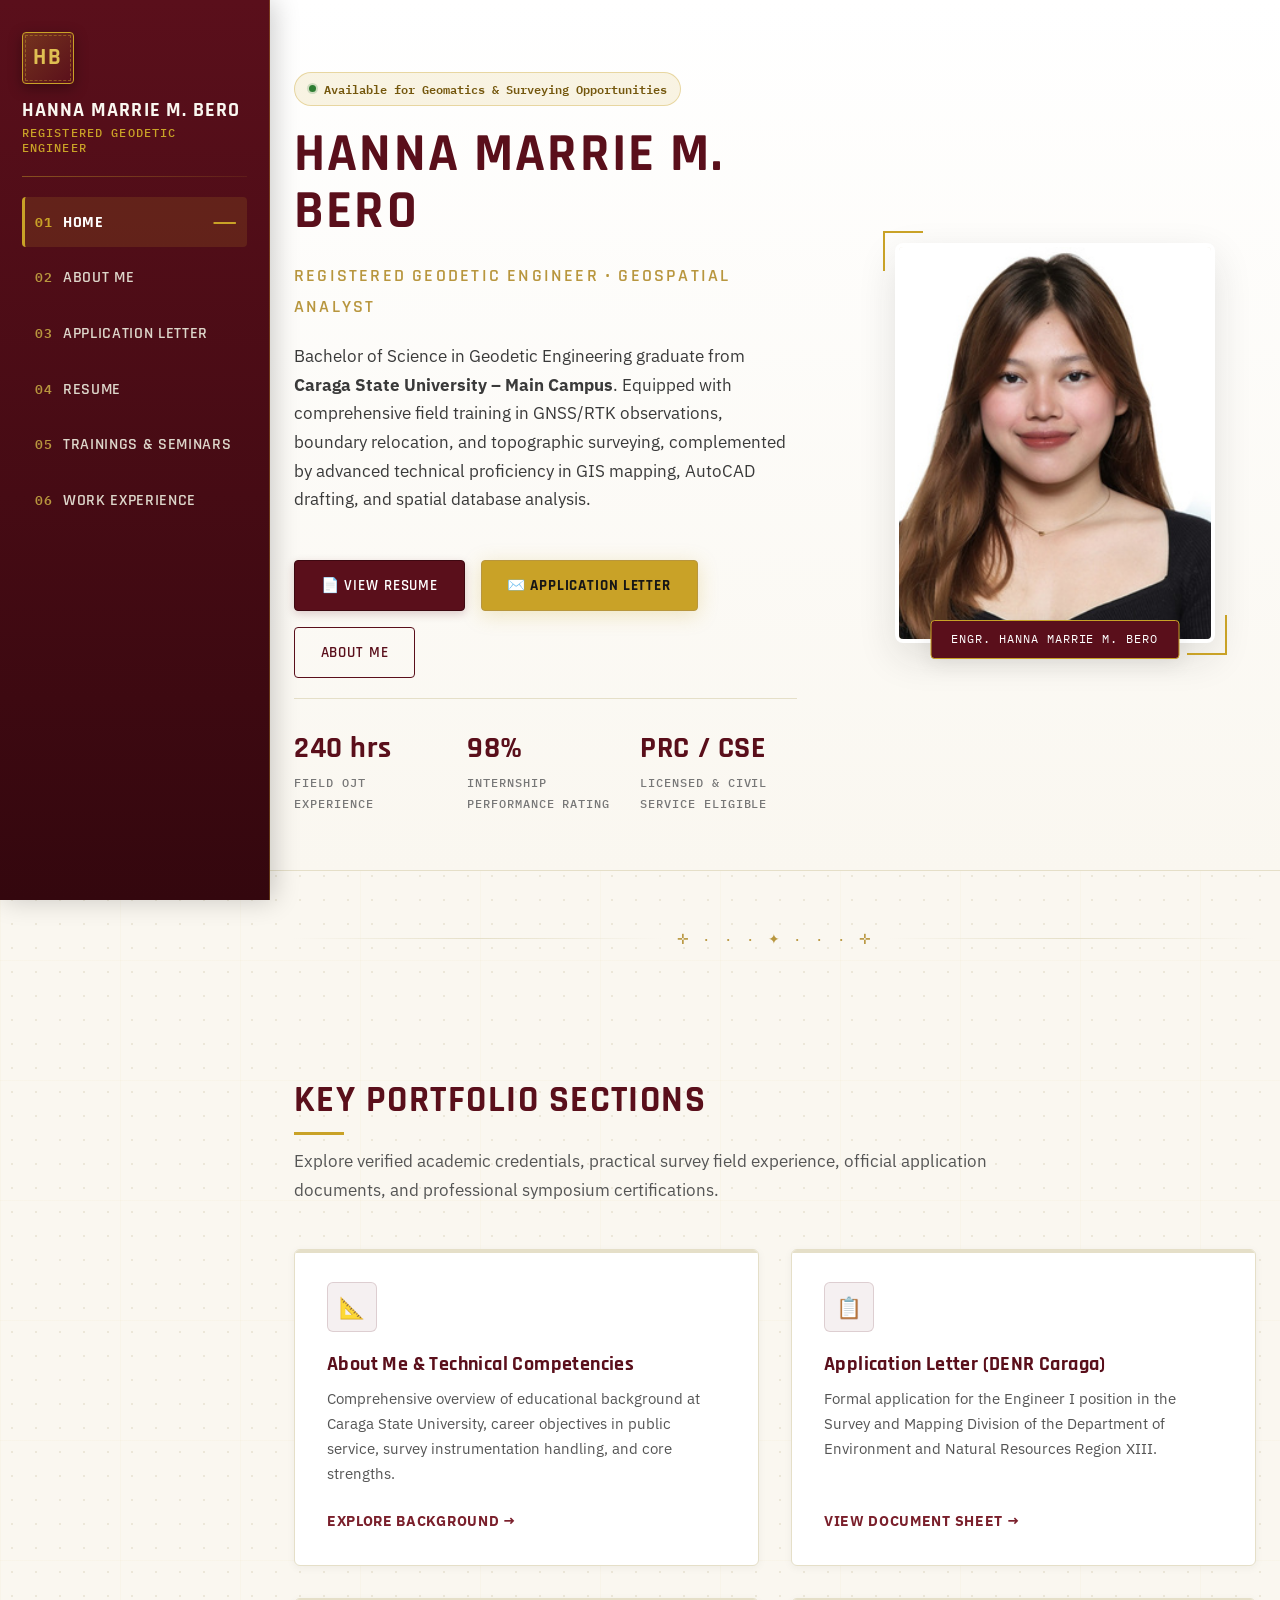
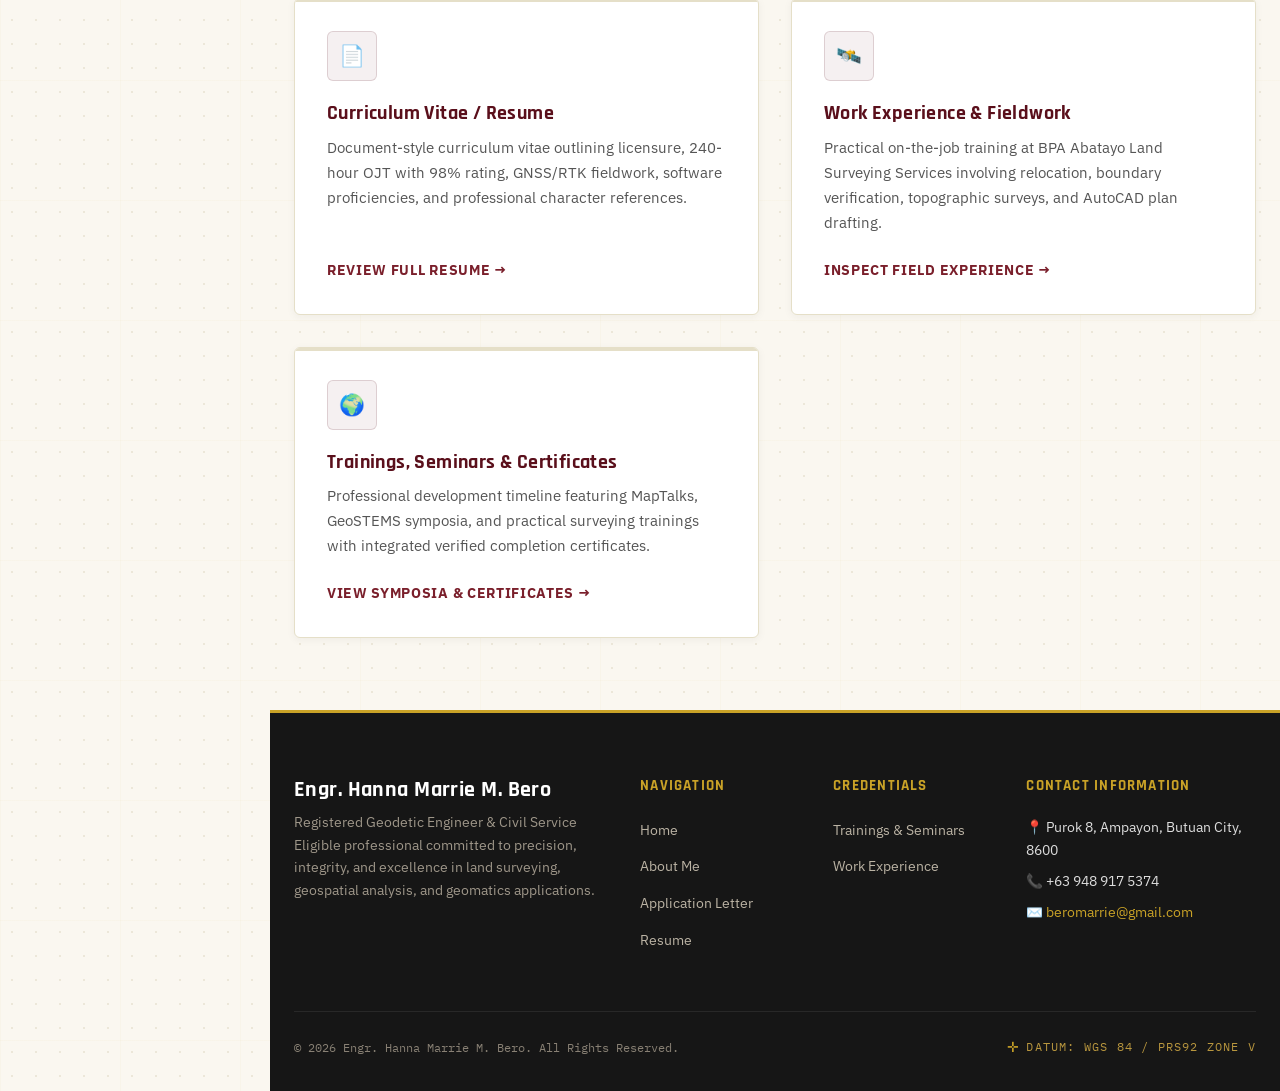
<file: index.html>
<!DOCTYPE html>
<html lang="en">
<head>
  <meta charset="UTF-8">
  <meta name="viewport" content="width=device-width, initial-scale=1.0">
  <title>Hanna Marrie M. Bero | Registered Geodetic Engineer - Professional ePortfolio</title>
  <meta name="description" content="Official ePortfolio of Hanna Marrie M. Bero, Registered Geodetic Engineer and BS Geodetic Engineering graduate from Caraga State University. Specializing in land surveying, GIS, remote sensing, and cartography.">
  <link rel="preconnect" href="https://fonts.googleapis.com">
  <link rel="preconnect" href="https://fonts.gstatic.com" crossorigin>
  <link href="https://fonts.googleapis.com/css2?family=IBM+Plex+Mono:wght@400;500;600&family=IBM+Plex+Sans:ital,wght@0,300;0,400;0,500;0,600;0,700;1,400&family=Rajdhani:wght@500;600;700&display=swap" rel="stylesheet">
  <link rel="stylesheet" href="assets/css/style.css">
  <link rel="icon" href="data:image/svg+xml,<svg xmlns=%22http://www.w3.org/2000/svg%22 viewBox=%220 0 100 100%22><text y=%22.9em%22 font-size=%2290%22>📐</text></svg>">
</head>
<body class="bg-grid-overlay">

  <!-- Primary Site Header & Navigation -->
    <!-- Mobile Header (Visible only on mobile/tablet screens <= 992px) -->
  <!-- Mobile Header (Visible only on mobile/tablet screens <= 992px) -->
  <header class="mobile-topbar">
    <div class="mobile-topbar-left">
      <button id="sidebarToggle" class="mobile-toggle-btn" aria-label="Open Navigation Menu">☰</button>
      <a href="index.html" class="mobile-brand">
        <div class="mobile-brand-monogram">HB</div>
        <div class="mobile-brand-text">
          <div class="mobile-brand-name">Hanna Marrie M. Bero</div>
          <div class="mobile-brand-title">Registered Geodetic Engineer</div>
        </div>
      </a>
    </div>
  </header>

  <!-- Sidebar Backdrop (for Mobile Drawer) -->
  <div id="sidebarBackdrop" class="sidebar-backdrop"></div>

  <!-- Primary Fixed Vertical Sidebar Navigation -->
  <aside id="sidebarNav" class="sidebar-nav" aria-label="Primary Navigation">
    <div class="sidebar-header">
      <button id="sidebarCloseBtn" class="sidebar-close-btn" aria-label="Close Navigation">&times;</button>
      <a href="index.html" class="sidebar-brand">
        <div class="sidebar-monogram">HB</div>
        <div class="sidebar-brand-text">
          <div class="sidebar-name">HANNA MARRIE M. BERO</div>
          <div class="sidebar-title">Registered Geodetic Engineer</div>
        </div>
      </a>
    </div>

    <div class="sidebar-divider"></div>

    <nav class="sidebar-menu">
      <a href="index.html" class="sidebar-nav-item active">
        <span class="nav-num">01</span>
        <span class="nav-label">Home</span>
        <span class="active-indicator">━━━</span>
      </a>
      <a href="about.html" class="sidebar-nav-item">
        <span class="nav-num">02</span>
        <span class="nav-label">About Me</span>
      </a>
      <a href="application-letter.html" class="sidebar-nav-item">
        <span class="nav-num">03</span>
        <span class="nav-label">Application Letter</span>
      </a>
      <a href="resume.html" class="sidebar-nav-item">
        <span class="nav-num">04</span>
        <span class="nav-label">Resume</span>
      </a>
      <a href="trainings.html" class="sidebar-nav-item">
        <span class="nav-num">05</span>
        <span class="nav-label">Trainings & Seminars</span>
      </a>
      <a href="experience.html" class="sidebar-nav-item">
        <span class="nav-num">06</span>
        <span class="nav-label">Work Experience</span>
      </a>
    </nav>
  </aside>

  <!-- Main Content -->
  <div class="site-main-layout">
  <main>
    <!-- Editorial Hero Section -->
    <section class="hero-section">
      <div class="container hero-grid">
        <div class="hero-content">
          <div class="hero-status-tag">
            <span class="status-dot"></span>
            <span>Available for Geomatics & Surveying Opportunities</span>
          </div>

          <h1 class="hero-name">HANNA MARRIE M. BERO</h1>
          <div class="hero-title">
            REGISTERED GEODETIC ENGINEER • GEOSPATIAL ANALYST
          </div>

          <p class="hero-bio">
            Bachelor of Science in Geodetic Engineering graduate from <strong>Caraga State University – Main Campus</strong>. Equipped with comprehensive field training in GNSS/RTK observations, boundary relocation, and topographic surveying, complemented by advanced technical proficiency in GIS mapping, AutoCAD drafting, and spatial database analysis.
          </p>

          <div class="hero-actions">
            <a href="resume.html" class="btn btn-primary">
              <span>📄 View Resume</span>
            </a>
            <a href="application-letter.html" class="btn btn-gold">
              <span>✉️ Application Letter</span>
            </a>
            <a href="about.html" class="btn btn-outline">
              <span>About Me</span>
            </a>
          </div>

          <div class="hero-highlights">
            <div class="stat-card">
              <span class="stat-number">240 hrs</span>
              <span class="stat-label">Field OJT Experience</span>
            </div>
            <div class="stat-card">
              <span class="stat-number">98%</span>
              <span class="stat-label">Internship Performance Rating</span>
            </div>
            <div class="stat-card">
              <span class="stat-number">PRC / CSE</span>
              <span class="stat-label">Licensed & Civil Service Eligible</span>
            </div>
          </div>
        </div>

        <!-- Portrait Frame with Precision Survey Reticles -->
        <div class="hero-visual">
          <div class="portrait-frame">
            <div class="portrait-container">
              <img src="assets/images/hanna-marrie-bero.jpg" alt="Engr. Hanna Marrie M. Bero - Registered Geodetic Engineer" class="portrait-image">
            </div>
            <div class="portrait-badge">
              ENGR. HANNA MARRIE M. BERO
            </div>
          </div>
        </div>
      </div>
    </section>

    <!-- Geospatial Divider -->
    <div class="container">
      <div class="geodetic-divider">
        <span class="geodetic-divider-icon">✛ · · · ✦ · · · ✛</span>
      </div>
    </div>

    <!-- Portfolio Quick Overview Section -->
    <section class="overview-section">
      <div class="container">
        <div class="section-header">
          <h2 class="section-title">Key Portfolio Sections</h2>
          <p class="section-lead">
            Explore verified academic credentials, practical survey field experience, official application documents, and professional symposium certifications.
          </p>
        </div>

        <div class="overview-grid">
          <!-- Card 1: About Me -->
          <div class="overview-card">
            <div class="card-icon-box">📐</div>
            <h3 class="card-title">About Me & Technical Competencies</h3>
            <p class="card-description">
              Comprehensive overview of educational background at Caraga State University, career objectives in public service, survey instrumentation handling, and core strengths.
            </p>
            <a href="about.html" class="card-link">Explore Background →</a>
          </div>

          <!-- Card 2: Application Letter -->
          <div class="overview-card">
            <div class="card-icon-box">📋</div>
            <h3 class="card-title">Application Letter (DENR Caraga)</h3>
            <p class="card-description">
              Formal application for the Engineer I position in the Survey and Mapping Division of the Department of Environment and Natural Resources Region XIII.
            </p>
            <a href="application-letter.html" class="card-link">View Document Sheet →</a>
          </div>

          <!-- Card 3: Resume -->
          <div class="overview-card">
            <div class="card-icon-box">📄</div>
            <h3 class="card-title">Curriculum Vitae / Resume</h3>
            <p class="card-description">
              Document-style curriculum vitae outlining licensure, 240-hour OJT with 98% rating, GNSS/RTK fieldwork, software proficiencies, and professional character references.
            </p>
            <a href="resume.html" class="card-link">Review Full Resume →</a>
          </div>

          <!-- Card 4: Work Experience -->
          <div class="overview-card">
            <div class="card-icon-box">🛰️</div>
            <h3 class="card-title">Work Experience & Fieldwork</h3>
            <p class="card-description">
              Practical on-the-job training at BPA Abatayo Land Surveying Services involving relocation, boundary verification, topographic surveys, and AutoCAD plan drafting.
            </p>
            <a href="experience.html" class="card-link">Inspect Field Experience →</a>
          </div>

          <!-- Card 5: Trainings & Seminars -->
          <div class="overview-card">
            <div class="card-icon-box">🌍</div>
            <h3 class="card-title">Trainings, Seminars & Certificates</h3>
            <p class="card-description">
              Professional development timeline featuring MapTalks, GeoSTEMS symposia, and practical surveying trainings with integrated verified completion certificates.
            </p>
            <a href="trainings.html" class="card-link">View Symposia & Certificates →</a>
          </div>
        </div>
      </div>
    </section>
  </main>

  <!-- Site Footer -->
  <footer class="site-footer">
    <div class="container">
      <div class="footer-grid">
        <div class="footer-brand">
          <h3>Engr. Hanna Marrie M. Bero</h3>
          <p>
            Registered Geodetic Engineer & Civil Service Eligible professional committed to precision, integrity, and excellence in land surveying, geospatial analysis, and geomatics applications.
          </p>
        </div>

        <div class="footer-col">
          <h4>Navigation</h4>
          <ul class="footer-nav">
            <li><a href="index.html">Home</a></li>
            <li><a href="about.html">About Me</a></li>
            <li><a href="application-letter.html">Application Letter</a></li>
            <li><a href="resume.html">Resume</a></li>
          </ul>
        </div>

        <div class="footer-col">
          <h4>Credentials</h4>
          <ul class="footer-nav">
            <li><a href="trainings.html">Trainings & Seminars</a></li>
            <li><a href="experience.html">Work Experience</a></li>
          </ul>
        </div>

        <div class="footer-col">
          <h4>Contact Information</h4>
          <p style="font-size:0.85rem; margin-bottom:0.5rem; color:#DDD;">📍 Purok 8, Ampayon, Butuan City, 8600</p>
          <p style="font-size:0.85rem; margin-bottom:0.5rem; color:#DDD;">📞 +63 948 917 5374</p>
          <p style="font-size:0.85rem; margin-bottom:0.5rem; color:#DDD;">✉️ <a href="mailto:beromarrie@gmail.com" style="color:var(--color-gold);">beromarrie@gmail.com</a></p>
        </div>
      </div>

      <div class="footer-bottom">
        <div>© 2026 Engr. Hanna Marrie M. Bero. All Rights Reserved.</div>
        <div class="coordinate-tag">DATUM: WGS 84 / PRS92 ZONE V</div>
      </div>
    </div>
  </footer>
  </div>

  <script src="assets/js/main.js"></script>
</body>
</html>
</file>
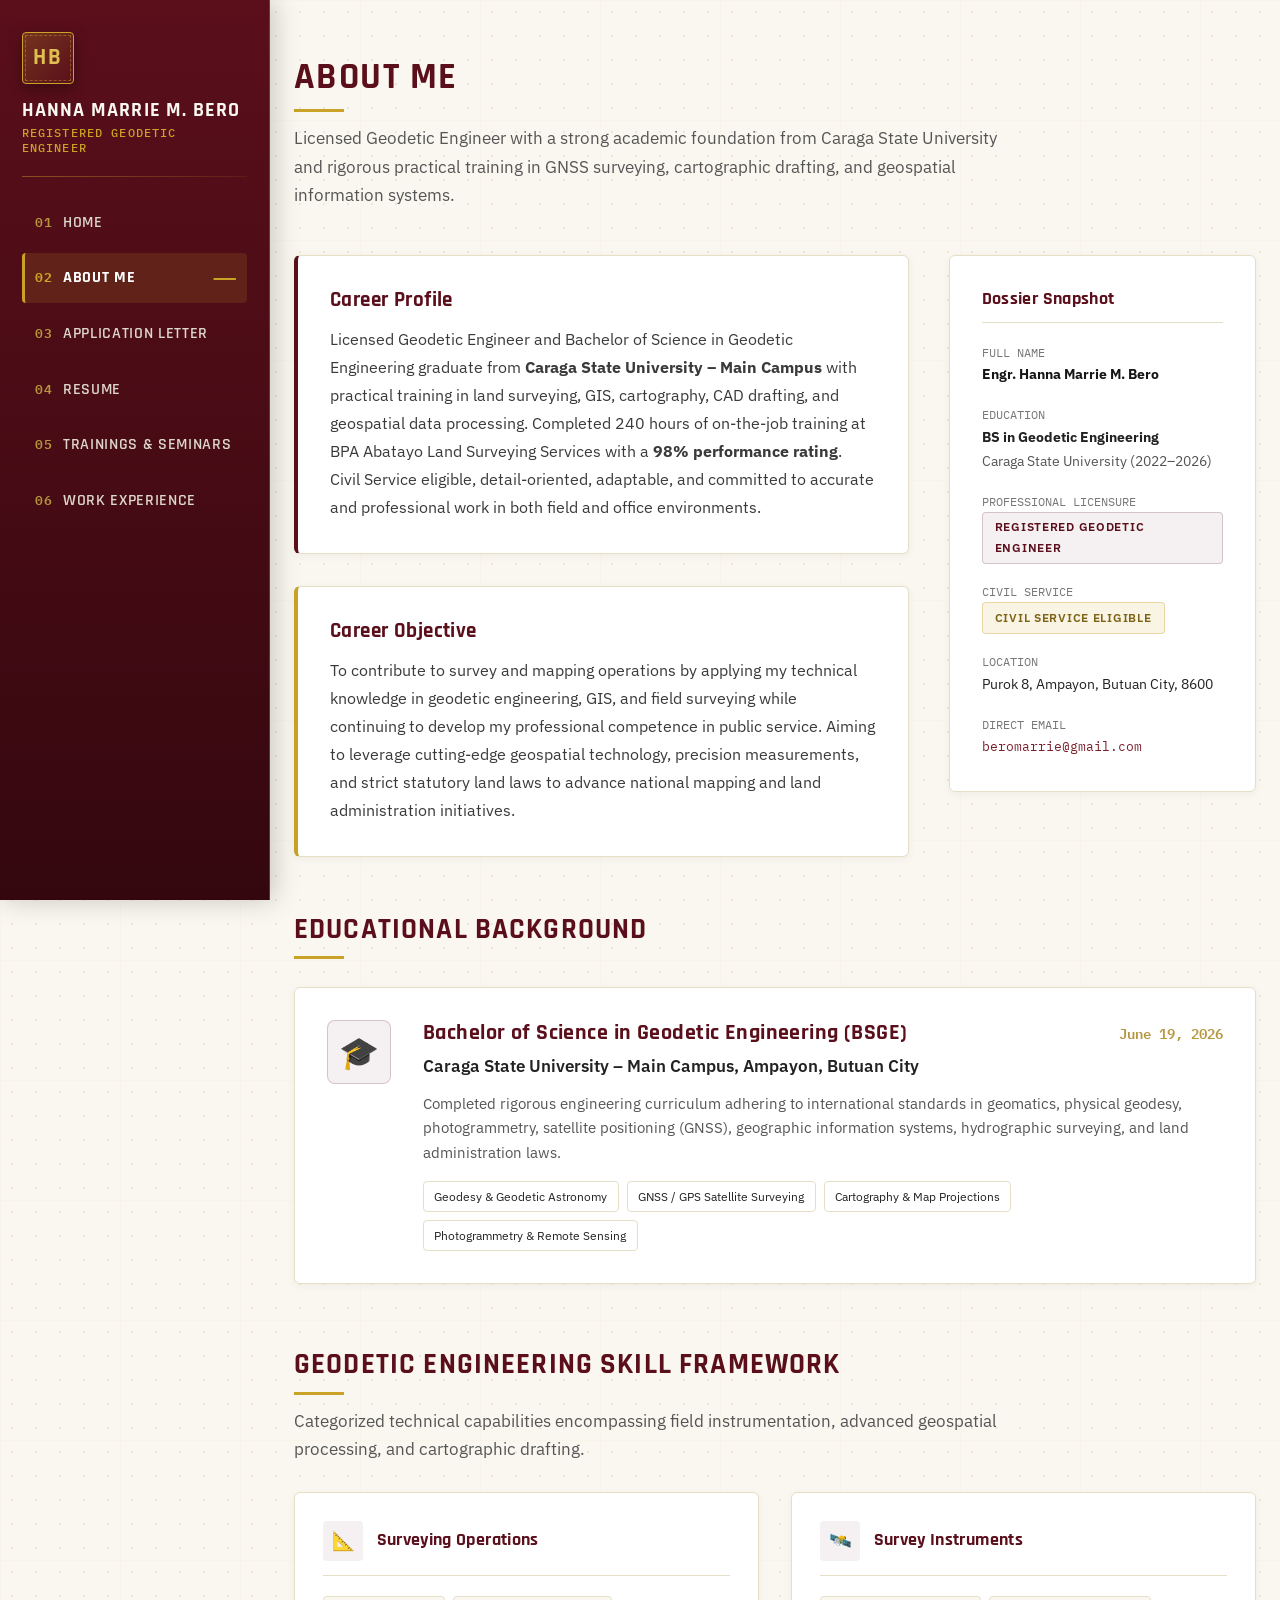
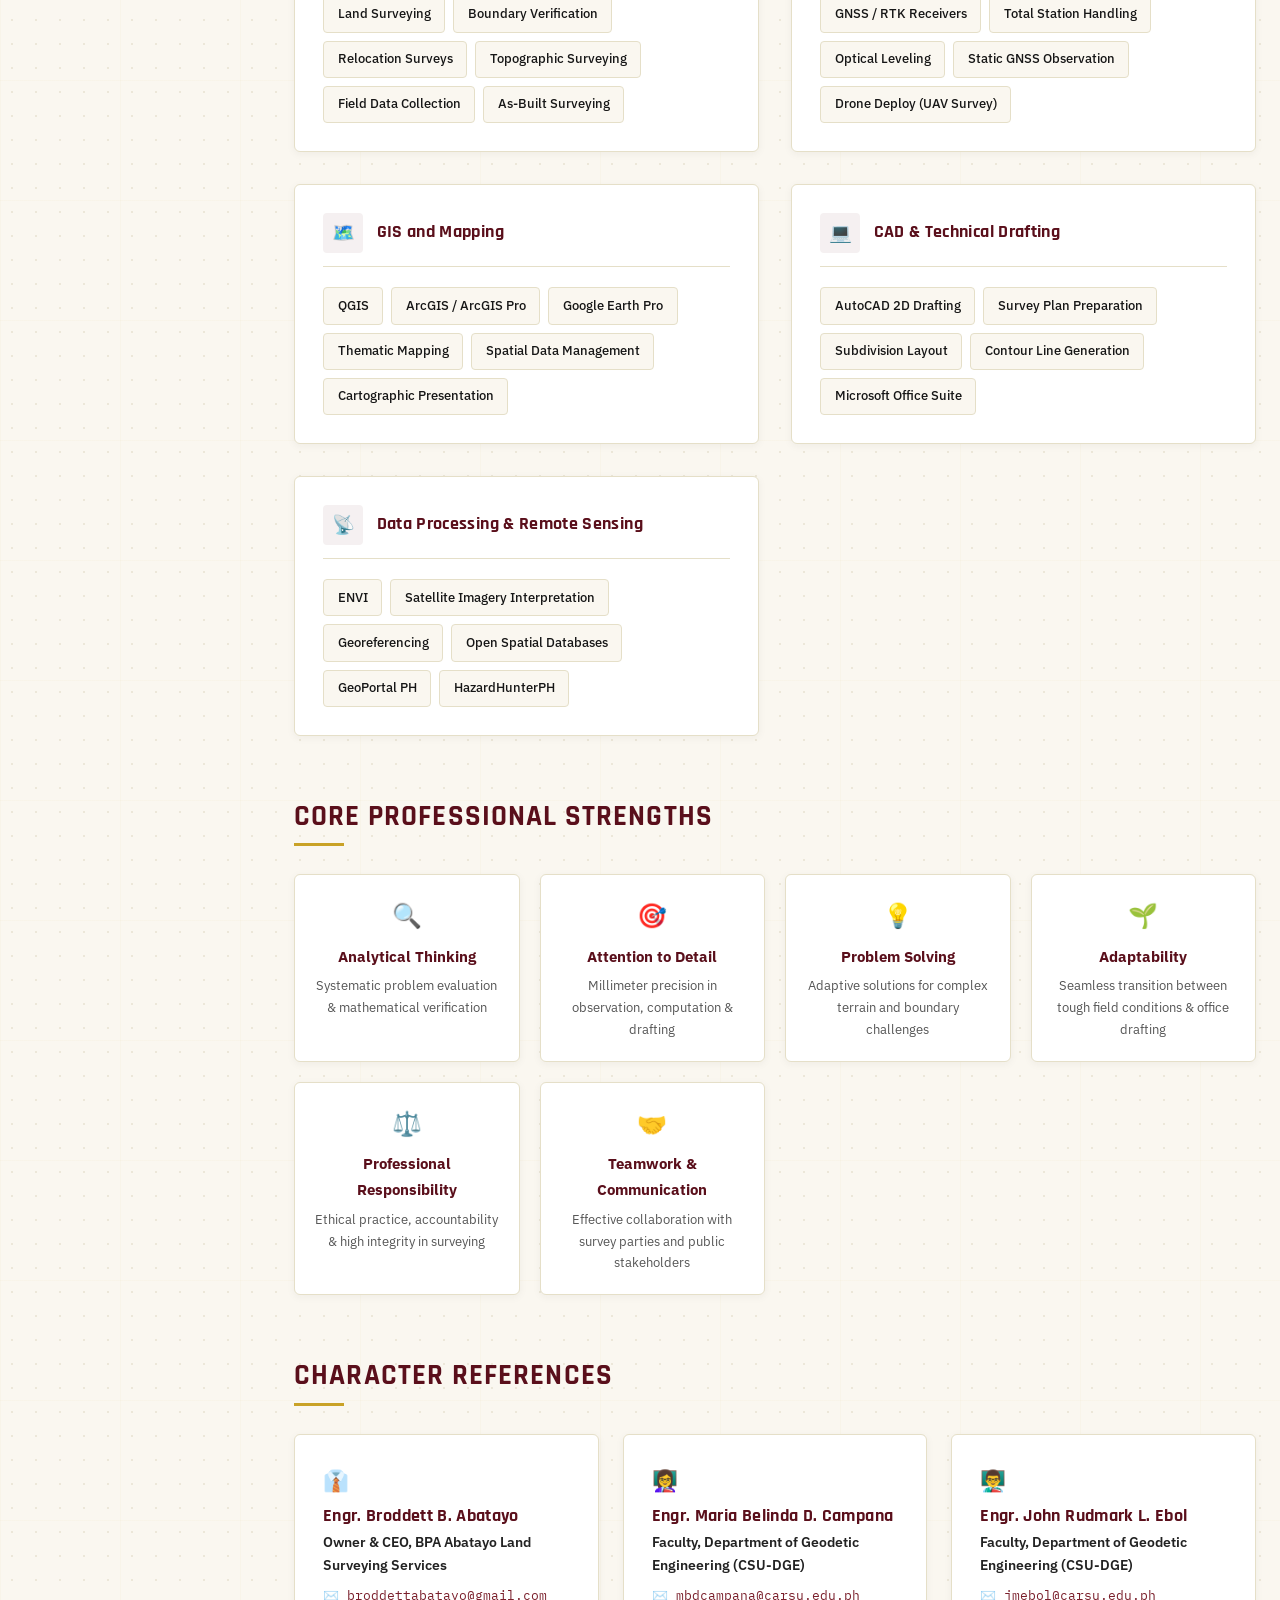
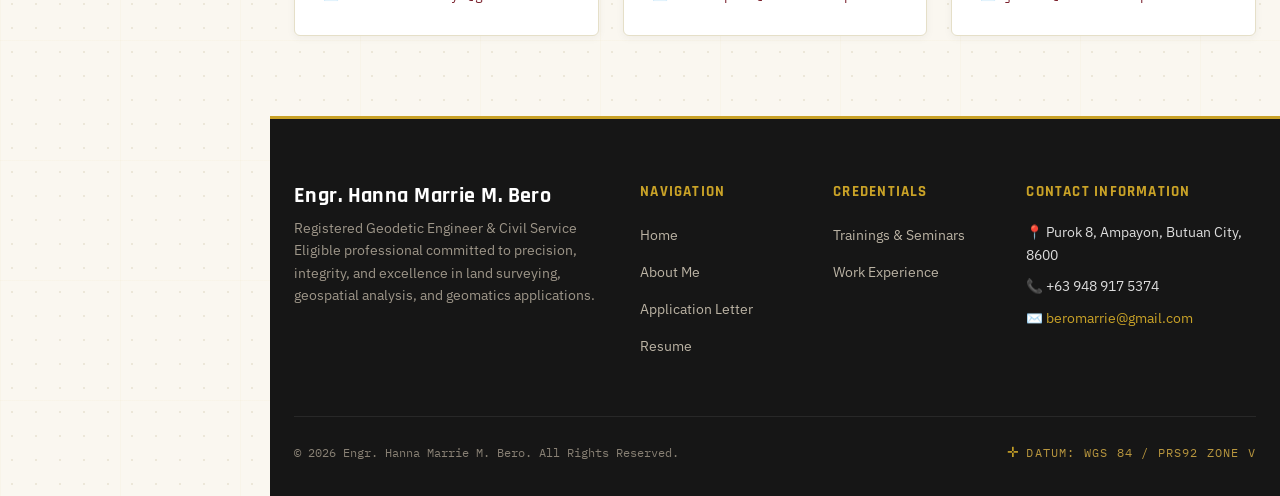
<file: about.html>
<!DOCTYPE html>
<html lang="en">
<head>
  <meta charset="UTF-8">
  <meta name="viewport" content="width=device-width, initial-scale=1.0">
  <title>About Me | Engr. Hanna Marrie M. Bero - Geodetic Engineer</title>
  <meta name="description" content="Professional background, education, career objective, technical surveying competencies, and core strengths of Hanna Marrie M. Bero.">
  <link rel="preconnect" href="https://fonts.googleapis.com">
  <link rel="preconnect" href="https://fonts.gstatic.com" crossorigin>
  <link href="https://fonts.googleapis.com/css2?family=IBM+Plex+Mono:wght@400;500;600&family=IBM+Plex+Sans:ital,wght@0,300;0,400;0,500;0,600;0,700;1,400&family=Rajdhani:wght@500;600;700&display=swap" rel="stylesheet">
  <link rel="stylesheet" href="assets/css/style.css">
  <link rel="icon" href="data:image/svg+xml,<svg xmlns=%22http://www.w3.org/2000/svg%22 viewBox=%220 0 100 100%22><text y=%22.9em%22 font-size=%2290%22>📐</text></svg>">
</head>
<body class="bg-grid-overlay">

  <!-- Primary Site Header -->
    <!-- Mobile Header (Visible only on mobile/tablet screens <= 992px) -->
  <!-- Mobile Header (Visible only on mobile/tablet screens <= 992px) -->
  <header class="mobile-topbar">
    <div class="mobile-topbar-left">
      <button id="sidebarToggle" class="mobile-toggle-btn" aria-label="Open Navigation Menu">☰</button>
      <a href="index.html" class="mobile-brand">
        <div class="mobile-brand-monogram">HB</div>
        <div class="mobile-brand-text">
          <div class="mobile-brand-name">Hanna Marrie M. Bero</div>
          <div class="mobile-brand-title">Registered Geodetic Engineer</div>
        </div>
      </a>
    </div>
  </header>

  <!-- Sidebar Backdrop (for Mobile Drawer) -->
  <div id="sidebarBackdrop" class="sidebar-backdrop"></div>

  <!-- Primary Fixed Vertical Sidebar Navigation -->
  <aside id="sidebarNav" class="sidebar-nav" aria-label="Primary Navigation">
    <div class="sidebar-header">
      <button id="sidebarCloseBtn" class="sidebar-close-btn" aria-label="Close Navigation">&times;</button>
      <a href="index.html" class="sidebar-brand">
        <div class="sidebar-monogram">HB</div>
        <div class="sidebar-brand-text">
          <div class="sidebar-name">HANNA MARRIE M. BERO</div>
          <div class="sidebar-title">Registered Geodetic Engineer</div>
        </div>
      </a>
    </div>

    <div class="sidebar-divider"></div>

    <nav class="sidebar-menu">
      <a href="index.html" class="sidebar-nav-item">
        <span class="nav-num">01</span>
        <span class="nav-label">Home</span>
      </a>
      <a href="about.html" class="sidebar-nav-item active">
        <span class="nav-num">02</span>
        <span class="nav-label">About Me</span>
        <span class="active-indicator">━━━</span>
      </a>
      <a href="application-letter.html" class="sidebar-nav-item">
        <span class="nav-num">03</span>
        <span class="nav-label">Application Letter</span>
      </a>
      <a href="resume.html" class="sidebar-nav-item">
        <span class="nav-num">04</span>
        <span class="nav-label">Resume</span>
      </a>
      <a href="trainings.html" class="sidebar-nav-item">
        <span class="nav-num">05</span>
        <span class="nav-label">Trainings & Seminars</span>
      </a>
      <a href="experience.html" class="sidebar-nav-item">
        <span class="nav-num">06</span>
        <span class="nav-label">Work Experience</span>
      </a>
    </nav>
  </aside>

  <!-- Main Content -->
  <div class="site-main-layout">
  <main style="padding: 3.5rem 0 5rem;">
    <div class="container">
      
      <!-- Section Header -->
      <div class="section-header">
        <h1 class="section-title">About Me</h1>
        <p class="section-lead">
          Licensed Geodetic Engineer with a strong academic foundation from Caraga State University and rigorous practical training in GNSS surveying, cartographic drafting, and geospatial information systems.
        </p>
      </div>

      <!-- Profile Overview & Objectives Grid -->
      <div class="about-overview-grid">
        <div>
          <!-- Career Profile Box -->
          <div style="background:var(--color-white); border:1px solid var(--color-border); border-left:4px solid var(--color-maroon-deep); padding:2rem; border-radius:6px; margin-bottom:2rem; box-shadow:var(--shadow-sm);">
            <h3 style="font-family:var(--font-editorial); color:var(--color-maroon-deep); margin-bottom:0.75rem; font-size:1.3rem;">Career Profile</h3>
            <p style="font-size:1rem; line-height:1.75; color:var(--color-charcoal-light);">
              Licensed Geodetic Engineer and Bachelor of Science in Geodetic Engineering graduate from <strong>Caraga State University – Main Campus</strong> with practical training in land surveying, GIS, cartography, CAD drafting, and geospatial data processing. Completed 240 hours of on-the-job training at BPA Abatayo Land Surveying Services with a <strong>98% performance rating</strong>. Civil Service eligible, detail-oriented, adaptable, and committed to accurate and professional work in both field and office environments.
            </p>
          </div>

          <!-- Career Objective Box -->
          <div style="background:var(--color-white); border:1px solid var(--color-border); border-left:4px solid var(--color-gold); padding:2rem; border-radius:6px; box-shadow:var(--shadow-sm);">
            <h3 style="font-family:var(--font-editorial); color:var(--color-maroon-deep); margin-bottom:0.75rem; font-size:1.3rem;">Career Objective</h3>
            <p style="font-size:1rem; line-height:1.75; color:var(--color-charcoal-light);">
              To contribute to survey and mapping operations by applying my technical knowledge in geodetic engineering, GIS, and field surveying while continuing to develop my professional competence in public service. Aiming to leverage cutting-edge geospatial technology, precision measurements, and strict statutory land laws to advance national mapping and land administration initiatives.
            </p>
          </div>
        </div>

        <!-- Quick Credentials Sidebar Card -->
        <div style="background:var(--color-white); border:1px solid var(--color-border); border-radius:6px; padding:2rem; box-shadow:var(--shadow-sm); height:fit-content;">
          <h3 style="font-family:var(--font-editorial); color:var(--color-maroon-deep); font-size:1.15rem; border-bottom:1px solid var(--color-border); padding-bottom:0.75rem; margin-bottom:1.25rem;">
            Dossier Snapshot
          </h3>

          <div style="display:flex; flex-direction:column; gap:1.15rem; font-size:0.9rem;">
            <div>
              <span style="font-family:var(--font-mono); font-size:0.72rem; color:var(--color-muted); text-transform:uppercase; display:block;">Full Name</span>
              <strong style="color:var(--color-charcoal-deep);">Engr. Hanna Marrie M. Bero</strong>
            </div>

            <div>
              <span style="font-family:var(--font-mono); font-size:0.72rem; color:var(--color-muted); text-transform:uppercase; display:block;">Education</span>
              <strong>BS in Geodetic Engineering</strong><br>
              <span style="color:var(--color-slate); font-size:0.85rem;">Caraga State University (2022–2026)</span>
            </div>

            <div>
              <span style="font-family:var(--font-mono); font-size:0.72rem; color:var(--color-muted); text-transform:uppercase; display:block;">Professional Licensure</span>
              <span class="badge badge-maroon">Registered Geodetic Engineer</span>
            </div>

            <div>
              <span style="font-family:var(--font-mono); font-size:0.72rem; color:var(--color-muted); text-transform:uppercase; display:block;">Civil Service</span>
              <span class="badge badge-gold">Civil Service Eligible</span>
            </div>

            <div>
              <span style="font-family:var(--font-mono); font-size:0.72rem; color:var(--color-muted); text-transform:uppercase; display:block;">Location</span>
              <span>Purok 8, Ampayon, Butuan City, 8600</span>
            </div>

            <div>
              <span style="font-family:var(--font-mono); font-size:0.72rem; color:var(--color-muted); text-transform:uppercase; display:block;">Direct Email</span>
              <a href="mailto:beromarrie@gmail.com" style="color:var(--color-maroon-rich); font-family:var(--font-mono); font-size:0.82rem;">beromarrie@gmail.com</a>
            </div>
          </div>
        </div>
      </div>

      <!-- Educational Background Section -->
      <div style="margin-bottom: 4rem;">
        <div class="section-header" style="margin-bottom: 1.75rem;">
          <h2 class="section-title" style="font-size:1.8rem;">Educational Background</h2>
        </div>

        <div style="background:var(--color-white); border:1px solid var(--color-border); border-radius:6px; padding:2rem; box-shadow:var(--shadow-sm); display:flex; gap:2rem; align-items:flex-start; flex-wrap:wrap;">
          <div style="width:64px; height:64px; border-radius:8px; background:var(--color-maroon-subtle); border:1px solid rgba(90,15,27,0.2); display:flex; align-items:center; justify-content:center; font-size:2rem;">
            🎓
          </div>
          <div style="flex:1;">
            <div style="display:flex; justify-content:space-between; align-items:baseline; flex-wrap:wrap; gap:0.5rem; margin-bottom:0.35rem;">
              <h3 style="font-family:var(--font-editorial); font-size:1.35rem; color:var(--color-maroon-deep);">
                Bachelor of Science in Geodetic Engineering (BSGE)
              </h3>
              <span style="font-family:var(--font-mono); font-size:0.85rem; color:var(--color-gold-muted); font-weight:600;">
                June 19, 2026
              </span>
            </div>
            <div style="font-size:1.05rem; font-weight:600; color:var(--color-charcoal); margin-bottom:0.75rem;">
              Caraga State University – Main Campus, Ampayon, Butuan City
            </div>
            <p style="color:var(--color-slate); font-size:0.92rem; line-height:1.65; margin-bottom:1rem;">
              Completed rigorous engineering curriculum adhering to international standards in geomatics, physical geodesy, photogrammetry, satellite positioning (GNSS), geographic information systems, hydrographic surveying, and land administration laws.
            </p>
            <div style="display:flex; flex-wrap:wrap; gap:0.5rem;">
              <span class="chip">Geodesy & Geodetic Astronomy</span>
              <span class="chip">GNSS / GPS Satellite Surveying</span>
              <span class="chip">Cartography & Map Projections</span>
              <span class="chip">Photogrammetry & Remote Sensing</span>
            </div>
          </div>
        </div>
      </div>

      <!-- Technical Skills Structured Framework -->
      <div style="margin-bottom: 4rem;">
        <div class="section-header" style="margin-bottom: 1.75rem;">
          <h2 class="section-title" style="font-size:1.8rem;">Geodetic Engineering Skill Framework</h2>
          <p class="section-lead">
            Categorized technical capabilities encompassing field instrumentation, advanced geospatial processing, and cartographic drafting.
          </p>
        </div>

        <div class="skills-category-grid">
          <!-- Category 1: Surveying Operations -->
          <div class="skill-category-card">
            <div class="skill-category-header">
              <div class="category-icon">📐</div>
              <h3 class="category-title">Surveying Operations</h3>
            </div>
            <div class="skill-tags">
              <span class="skill-tag">Land Surveying</span>
              <span class="skill-tag">Boundary Verification</span>
              <span class="skill-tag">Relocation Surveys</span>
              <span class="skill-tag">Topographic Surveying</span>
              <span class="skill-tag">Field Data Collection</span>
              <span class="skill-tag">As-Built Surveying</span>
            </div>
          </div>

          <!-- Category 2: Survey Instruments & Hardware -->
          <div class="skill-category-card">
            <div class="skill-category-header">
              <div class="category-icon">🛰️</div>
              <h3 class="category-title">Survey Instruments</h3>
            </div>
            <div class="skill-tags">
              <span class="skill-tag">GNSS / RTK Receivers</span>
              <span class="skill-tag">Total Station Handling</span>
              <span class="skill-tag">Optical Leveling</span>
              <span class="skill-tag">Static GNSS Observation</span>
              <span class="skill-tag">Drone Deploy (UAV Survey)</span>
            </div>
          </div>

          <!-- Category 3: GIS & Mapping -->
          <div class="skill-category-card">
            <div class="skill-category-header">
              <div class="category-icon">🗺️</div>
              <h3 class="category-title">GIS and Mapping</h3>
            </div>
            <div class="skill-tags">
              <span class="skill-tag">QGIS</span>
              <span class="skill-tag">ArcGIS / ArcGIS Pro</span>
              <span class="skill-tag">Google Earth Pro</span>
              <span class="skill-tag">Thematic Mapping</span>
              <span class="skill-tag">Spatial Data Management</span>
              <span class="skill-tag">Cartographic Presentation</span>
            </div>
          </div>

          <!-- Category 4: CAD & Drafting -->
          <div class="skill-category-card">
            <div class="skill-category-header">
              <div class="category-icon">💻</div>
              <h3 class="category-title">CAD & Technical Drafting</h3>
            </div>
            <div class="skill-tags">
              <span class="skill-tag">AutoCAD 2D Drafting</span>
              <span class="skill-tag">Survey Plan Preparation</span>
              <span class="skill-tag">Subdivision Layout</span>
              <span class="skill-tag">Contour Line Generation</span>
              <span class="skill-tag">Microsoft Office Suite</span>
            </div>
          </div>

          <!-- Category 5: Remote Sensing & Data Processing -->
          <div class="skill-category-card">
            <div class="skill-category-header">
              <div class="category-icon">📡</div>
              <h3 class="category-title">Data Processing & Remote Sensing</h3>
            </div>
            <div class="skill-tags">
              <span class="skill-tag">ENVI</span>
              <span class="skill-tag">Satellite Imagery Interpretation</span>
              <span class="skill-tag">Georeferencing</span>
              <span class="skill-tag">Open Spatial Databases</span>
              <span class="skill-tag">GeoPortal PH</span>
              <span class="skill-tag">HazardHunterPH</span>
            </div>
          </div>
        </div>
      </div>

      <!-- Soft Skills Grid -->
      <div style="margin-bottom: 4rem;">
        <div class="section-header" style="margin-bottom: 1.75rem;">
          <h2 class="section-title" style="font-size:1.8rem;">Core Professional Strengths</h2>
        </div>

        <div class="soft-skills-grid">
          <div class="soft-skill-card">
            <div style="font-size:1.5rem; margin-bottom:0.5rem;">🔍</div>
            <div class="soft-skill-name">Analytical Thinking</div>
            <p style="font-size:0.8rem; color:var(--color-slate); margin-top:0.35rem;">Systematic problem evaluation & mathematical verification</p>
          </div>

          <div class="soft-skill-card">
            <div style="font-size:1.5rem; margin-bottom:0.5rem;">🎯</div>
            <div class="soft-skill-name">Attention to Detail</div>
            <p style="font-size:0.8rem; color:var(--color-slate); margin-top:0.35rem;">Millimeter precision in observation, computation & drafting</p>
          </div>

          <div class="soft-skill-card">
            <div style="font-size:1.5rem; margin-bottom:0.5rem;">💡</div>
            <div class="soft-skill-name">Problem Solving</div>
            <p style="font-size:0.8rem; color:var(--color-slate); margin-top:0.35rem;">Adaptive solutions for complex terrain and boundary challenges</p>
          </div>

          <div class="soft-skill-card">
            <div style="font-size:1.5rem; margin-bottom:0.5rem;">🌱</div>
            <div class="soft-skill-name">Adaptability</div>
            <p style="font-size:0.8rem; color:var(--color-slate); margin-top:0.35rem;">Seamless transition between tough field conditions & office drafting</p>
          </div>

          <div class="soft-skill-card">
            <div style="font-size:1.5rem; margin-bottom:0.5rem;">⚖️</div>
            <div class="soft-skill-name">Professional Responsibility</div>
            <p style="font-size:0.8rem; color:var(--color-slate); margin-top:0.35rem;">Ethical practice, accountability & high integrity in surveying</p>
          </div>

          <div class="soft-skill-card">
            <div style="font-size:1.5rem; margin-bottom:0.5rem;">🤝</div>
            <div class="soft-skill-name">Teamwork & Communication</div>
            <p style="font-size:0.8rem; color:var(--color-slate); margin-top:0.35rem;">Effective collaboration with survey parties and public stakeholders</p>
          </div>
        </div>
      </div>

      <!-- Character References Section -->
      <div>
        <div class="section-header" style="margin-bottom: 1.75rem;">
          <h2 class="section-title" style="font-size:1.8rem;">Character References</h2>
        </div>

        <div class="about-references-grid">
          <!-- Reference 1 -->
          <div style="background:var(--color-white); border:1px solid var(--color-border); border-radius:6px; padding:1.75rem; box-shadow:var(--shadow-sm);">
            <div style="font-size:1.3rem; margin-bottom:0.5rem;">👔</div>
            <h4 style="font-family:var(--font-editorial); font-size:1.1rem; color:var(--color-maroon-deep); margin-bottom:0.25rem;">
              Engr. Broddett B. Abatayo
            </h4>
            <div style="font-size:0.85rem; font-weight:600; color:var(--color-charcoal); margin-bottom:0.5rem;">
              Owner & CEO, BPA Abatayo Land Surveying Services
            </div>
            <div style="font-family:var(--font-mono); font-size:0.8rem; color:var(--color-maroon-rich);">
              ✉️ <a href="mailto:broddettabatayo@gmail.com" style="color:var(--color-maroon-rich);">broddettabatayo@gmail.com</a>
            </div>
          </div>

          <!-- Reference 2 -->
          <div style="background:var(--color-white); border:1px solid var(--color-border); border-radius:6px; padding:1.75rem; box-shadow:var(--shadow-sm);">
            <div style="font-size:1.3rem; margin-bottom:0.5rem;">👩‍🏫</div>
            <h4 style="font-family:var(--font-editorial); font-size:1.1rem; color:var(--color-maroon-deep); margin-bottom:0.25rem;">
              Engr. Maria Belinda D. Campana
            </h4>
            <div style="font-size:0.85rem; font-weight:600; color:var(--color-charcoal); margin-bottom:0.5rem;">
              Faculty, Department of Geodetic Engineering (CSU-DGE)
            </div>
            <div style="font-family:var(--font-mono); font-size:0.8rem; color:var(--color-maroon-rich);">
              ✉️ <a href="mailto:mbdcampana@carsu.edu.ph" style="color:var(--color-maroon-rich);">mbdcampana@carsu.edu.ph</a>
            </div>
          </div>

          <!-- Reference 3 -->
          <div style="background:var(--color-white); border:1px solid var(--color-border); border-radius:6px; padding:1.75rem; box-shadow:var(--shadow-sm);">
            <div style="font-size:1.3rem; margin-bottom:0.5rem;">👨‍🏫</div>
            <h4 style="font-family:var(--font-editorial); font-size:1.1rem; color:var(--color-maroon-deep); margin-bottom:0.25rem;">
              Engr. John Rudmark L. Ebol
            </h4>
            <div style="font-size:0.85rem; font-weight:600; color:var(--color-charcoal); margin-bottom:0.5rem;">
              Faculty, Department of Geodetic Engineering (CSU-DGE)
            </div>
            <div style="font-family:var(--font-mono); font-size:0.8rem; color:var(--color-maroon-rich);">
              ✉️ <a href="mailto:jmebol@carsu.edu.ph" style="color:var(--color-maroon-rich);">jmebol@carsu.edu.ph</a>
            </div>
          </div>
        </div>
      </div>

    </div>
  </main>

  <!-- Site Footer -->
  <footer class="site-footer">
    <div class="container">
      <div class="footer-grid">
        <div class="footer-brand">
          <h3>Engr. Hanna Marrie M. Bero</h3>
          <p>
            Registered Geodetic Engineer & Civil Service Eligible professional committed to precision, integrity, and excellence in land surveying, geospatial analysis, and geomatics applications.
          </p>
        </div>

        <div class="footer-col">
          <h4>Navigation</h4>
          <ul class="footer-nav">
            <li><a href="index.html">Home</a></li>
            <li><a href="about.html">About Me</a></li>
            <li><a href="application-letter.html">Application Letter</a></li>
            <li><a href="resume.html">Resume</a></li>
          </ul>
        </div>

        <div class="footer-col">
          <h4>Credentials</h4>
          <ul class="footer-nav">
            <li><a href="trainings.html">Trainings & Seminars</a></li>
            <li><a href="experience.html">Work Experience</a></li>
          </ul>
        </div>

        <div class="footer-col">
          <h4>Contact Information</h4>
          <p style="font-size:0.85rem; margin-bottom:0.5rem; color:#DDD;">📍 Purok 8, Ampayon, Butuan City, 8600</p>
          <p style="font-size:0.85rem; margin-bottom:0.5rem; color:#DDD;">📞 +63 948 917 5374</p>
          <p style="font-size:0.85rem; margin-bottom:0.5rem; color:#DDD;">✉️ <a href="mailto:beromarrie@gmail.com" style="color:var(--color-gold);">beromarrie@gmail.com</a></p>
        </div>
      </div>

      <div class="footer-bottom">
        <div>© 2026 Engr. Hanna Marrie M. Bero. All Rights Reserved.</div>
        <div class="coordinate-tag">DATUM: WGS 84 / PRS92 ZONE V</div>
      </div>
    </div>
  </footer>
  </div>

  <script src="assets/js/main.js"></script>
</body>
</html>
</file>
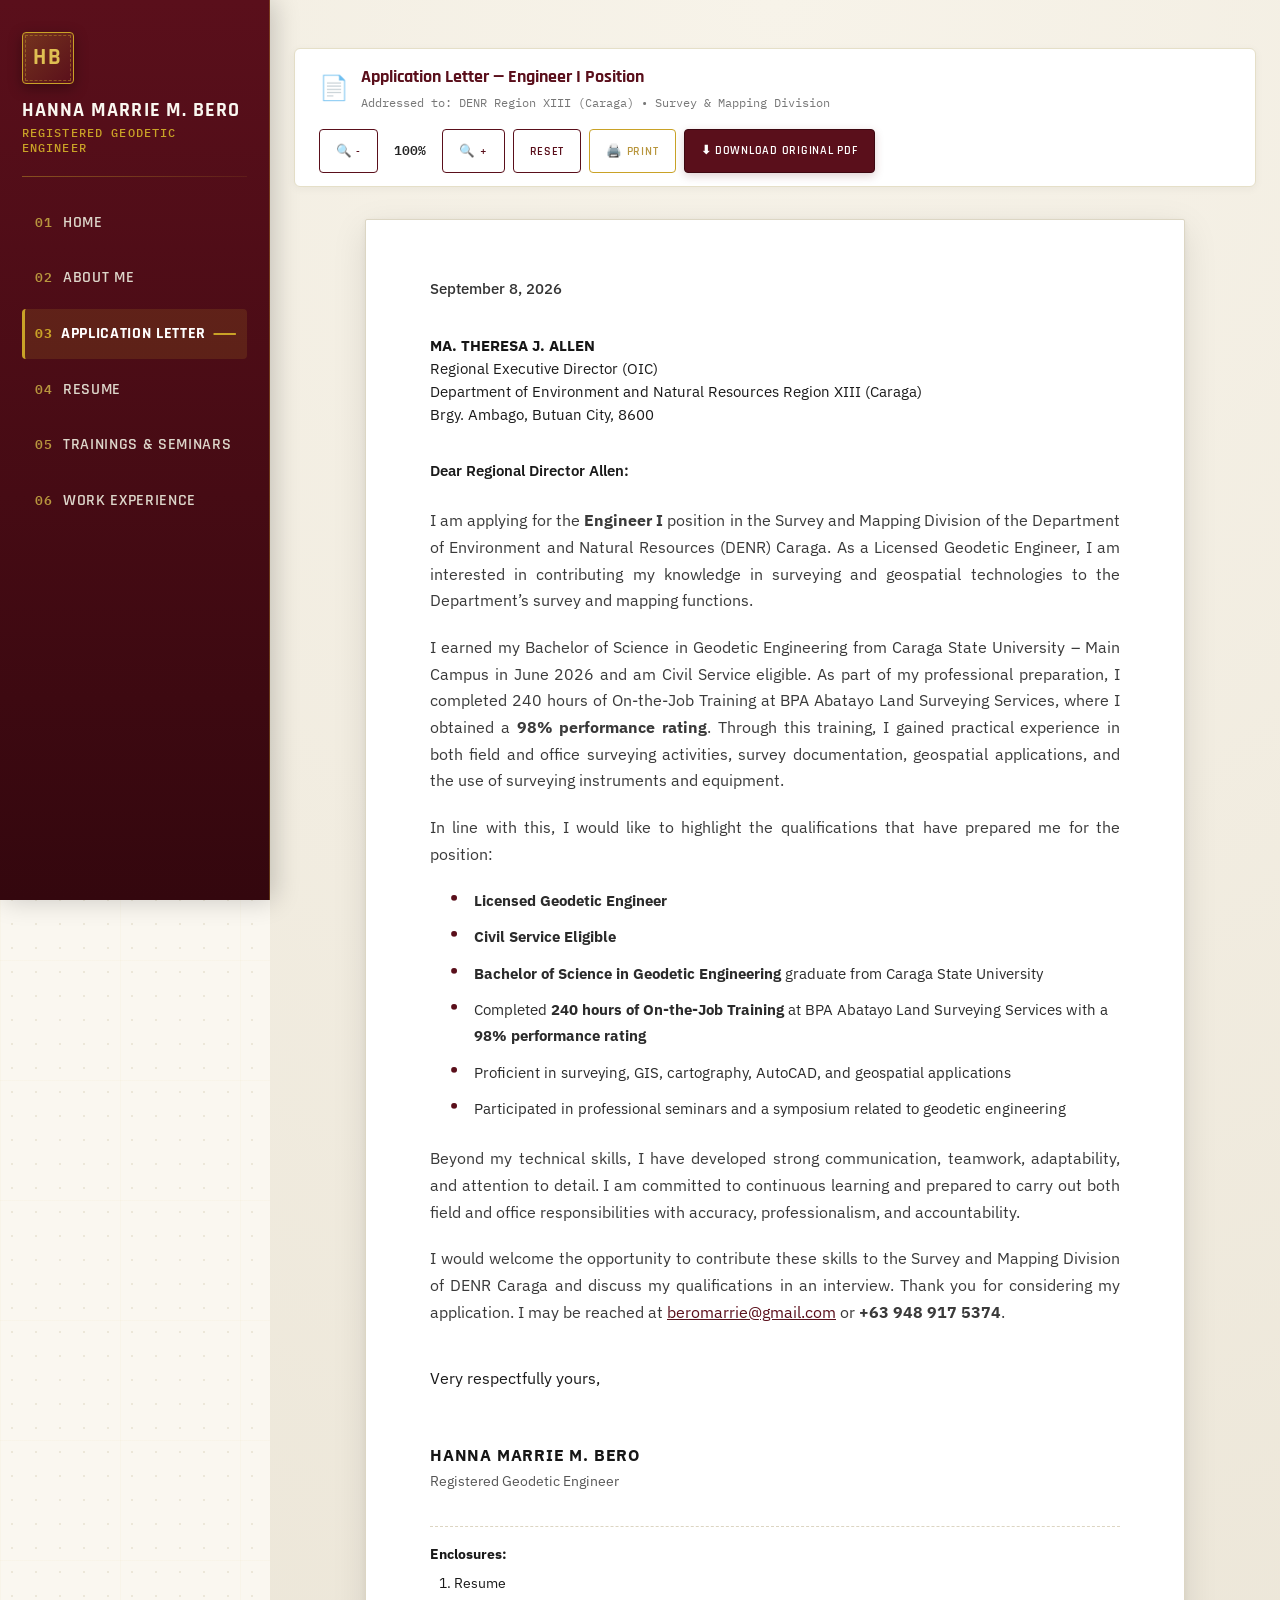
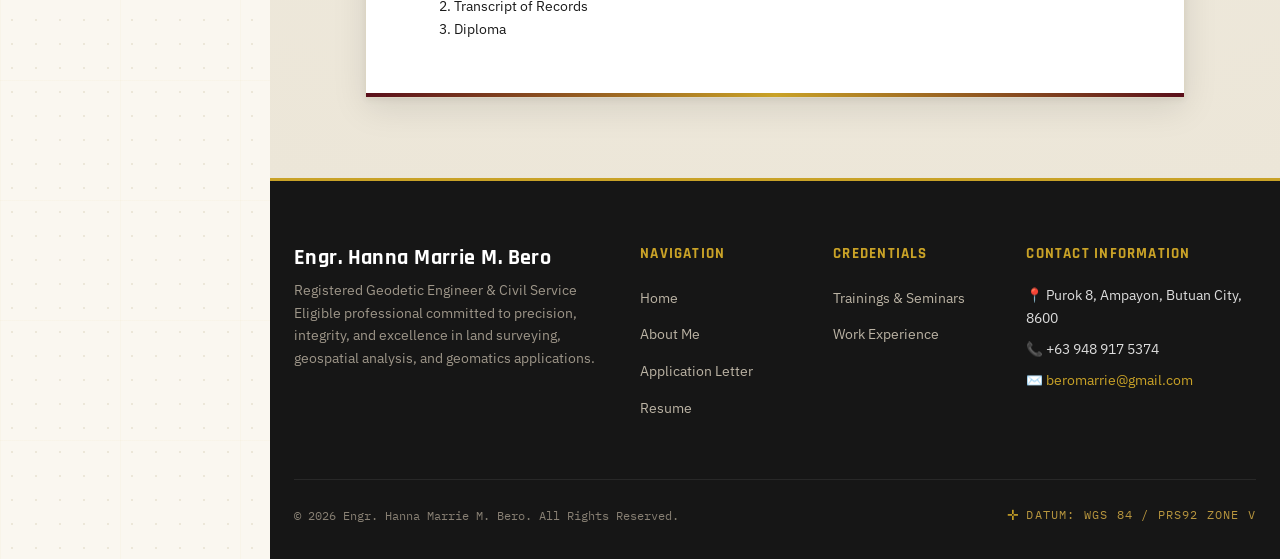
<file: application-letter.html>
<!DOCTYPE html>
<html lang="en">
<head>
  <meta charset="UTF-8">
  <meta name="viewport" content="width=device-width, initial-scale=1.0">
  <title>Application Letter | Engr. Hanna Marrie M. Bero</title>
  <meta name="description" content="Official application letter of Engr. Hanna Marrie M. Bero for Engineer I position at Department of Environment and Natural Resources (DENR) Region XIII Caraga.">
  <link rel="preconnect" href="https://fonts.googleapis.com">
  <link rel="preconnect" href="https://fonts.gstatic.com" crossorigin>
  <link href="https://fonts.googleapis.com/css2?family=IBM+Plex+Mono:wght@400;500;600&family=IBM+Plex+Sans:ital,wght@0,300;0,400;0,500;0,600;0,700;1,400&family=Rajdhani:wght@500;600;700&display=swap" rel="stylesheet">
  <link rel="stylesheet" href="assets/css/style.css">
  <link rel="icon" href="data:image/svg+xml,<svg xmlns=%22http://www.w3.org/2000/svg%22 viewBox=%220 0 100 100%22><text y=%22.9em%22 font-size=%2290%22>📐</text></svg>">
</head>
<body class="bg-grid-overlay">

  <!-- Primary Site Header -->
    <!-- Mobile Header (Visible only on mobile/tablet screens <= 992px) -->
  <!-- Mobile Header (Visible only on mobile/tablet screens <= 992px) -->
  <header class="mobile-topbar">
    <div class="mobile-topbar-left">
      <button id="sidebarToggle" class="mobile-toggle-btn" aria-label="Open Navigation Menu">☰</button>
      <a href="index.html" class="mobile-brand">
        <div class="mobile-brand-monogram">HB</div>
        <div class="mobile-brand-text">
          <div class="mobile-brand-name">Hanna Marrie M. Bero</div>
          <div class="mobile-brand-title">Registered Geodetic Engineer</div>
        </div>
      </a>
    </div>
  </header>

  <!-- Sidebar Backdrop (for Mobile Drawer) -->
  <div id="sidebarBackdrop" class="sidebar-backdrop"></div>

  <!-- Primary Fixed Vertical Sidebar Navigation -->
  <aside id="sidebarNav" class="sidebar-nav" aria-label="Primary Navigation">
    <div class="sidebar-header">
      <button id="sidebarCloseBtn" class="sidebar-close-btn" aria-label="Close Navigation">&times;</button>
      <a href="index.html" class="sidebar-brand">
        <div class="sidebar-monogram">HB</div>
        <div class="sidebar-brand-text">
          <div class="sidebar-name">HANNA MARRIE M. BERO</div>
          <div class="sidebar-title">Registered Geodetic Engineer</div>
        </div>
      </a>
    </div>

    <div class="sidebar-divider"></div>

    <nav class="sidebar-menu">
      <a href="index.html" class="sidebar-nav-item">
        <span class="nav-num">01</span>
        <span class="nav-label">Home</span>
      </a>
      <a href="about.html" class="sidebar-nav-item">
        <span class="nav-num">02</span>
        <span class="nav-label">About Me</span>
      </a>
      <a href="application-letter.html" class="sidebar-nav-item active">
        <span class="nav-num">03</span>
        <span class="nav-label">Application Letter</span>
        <span class="active-indicator">━━━</span>
      </a>
      <a href="resume.html" class="sidebar-nav-item">
        <span class="nav-num">04</span>
        <span class="nav-label">Resume</span>
      </a>
      <a href="trainings.html" class="sidebar-nav-item">
        <span class="nav-num">05</span>
        <span class="nav-label">Trainings & Seminars</span>
      </a>
      <a href="experience.html" class="sidebar-nav-item">
        <span class="nav-num">06</span>
        <span class="nav-label">Work Experience</span>
      </a>
    </nav>
  </aside>

  <!-- Document Presentation Area -->
  <div class="site-main-layout">
  <main class="document-page-wrapper">
    <div class="container">

      <!-- Document Toolbar -->
      <div class="document-toolbar">
        <div class="doc-info">
          <span style="font-size:1.5rem;">📄</span>
          <div>
            <div class="doc-title">Application Letter — Engineer I Position</div>
            <div class="doc-meta">Addressed to: DENR Region XIII (Caraga) • Survey & Mapping Division</div>
          </div>
        </div>

        <div class="doc-actions">
          <button id="btnZoomOut" class="btn btn-outline btn-sm" title="Zoom Out">🔍 -</button>
          <span id="zoomLevelDisplay" style="font-family:var(--font-mono); font-size:0.8rem; font-weight:600; padding:0 0.5rem;">100%</span>
          <button id="btnZoomIn" class="btn btn-outline btn-sm" title="Zoom In">🔍 +</button>
          <button id="btnZoomReset" class="btn btn-outline btn-sm" title="Reset Zoom">Reset</button>
          <button id="btnPrintDoc" class="btn btn-outline-gold btn-sm">🖨️ Print</button>
          <a href="assets/docs/Application_Letter_Hanna_Marrie_Bero.pdf" download="Application_Letter_Hanna_Marrie_Bero.pdf" class="btn btn-primary btn-sm">
            ⬇ Download Original PDF
          </a>
        </div>
      </div>

      <!-- Pure A4 Simulated Document Sheet (Document-Only Style, No Browser PDF Bar) -->
      <div class="document-viewport">
        <article class="a4-sheet" id="applicationLetterDoc">
          
          <div class="letter-date">September 8, 2026</div>

          <div class="recipient-block">
            <div class="recipient-name">MA. THERESA J. ALLEN</div>
            <div>Regional Executive Director (OIC)</div>
            <div>Department of Environment and Natural Resources Region XIII (Caraga)</div>
            <div>Brgy. Ambago, Butuan City, 8600</div>
          </div>

          <div class="letter-salutation">Dear Regional Director Allen:</div>

          <div class="letter-body">
            <p>
              I am applying for the <strong>Engineer I</strong> position in the Survey and Mapping Division of the Department of Environment and Natural Resources (DENR) Caraga. As a Licensed Geodetic Engineer, I am interested in contributing my knowledge in surveying and geospatial technologies to the Department’s survey and mapping functions.
            </p>

            <p>
              I earned my Bachelor of Science in Geodetic Engineering from Caraga State University – Main Campus in June 2026 and am Civil Service eligible. As part of my professional preparation, I completed 240 hours of On-the-Job Training at BPA Abatayo Land Surveying Services, where I obtained a <strong>98% performance rating</strong>. Through this training, I gained practical experience in both field and office surveying activities, survey documentation, geospatial applications, and the use of surveying instruments and equipment.
            </p>

            <p style="margin-bottom:0.5rem;">
              In line with this, I would like to highlight the qualifications that have prepared me for the position:
            </p>

            <ul class="letter-qualification-list">
              <li><strong>Licensed Geodetic Engineer</strong></li>
              <li><strong>Civil Service Eligible</strong></li>
              <li><strong>Bachelor of Science in Geodetic Engineering</strong> graduate from Caraga State University</li>
              <li>Completed <strong>240 hours of On-the-Job Training</strong> at BPA Abatayo Land Surveying Services with a <strong>98% performance rating</strong></li>
              <li>Proficient in surveying, GIS, cartography, AutoCAD, and geospatial applications</li>
              <li>Participated in professional seminars and a symposium related to geodetic engineering</li>
            </ul>

            <p>
              Beyond my technical skills, I have developed strong communication, teamwork, adaptability, and attention to detail. I am committed to continuous learning and prepared to carry out both field and office responsibilities with accuracy, professionalism, and accountability.
            </p>

            <p>
              I would welcome the opportunity to contribute these skills to the Survey and Mapping Division of DENR Caraga and discuss my qualifications in an interview. Thank you for considering my application. I may be reached at <a href="mailto:beromarrie@gmail.com" style="color:var(--color-maroon-deep); text-decoration:underline;">beromarrie@gmail.com</a> or <strong>+63 948 917 5374</strong>.
            </p>
          </div>

          <div class="letter-signoff">
            <div>Very respectfully yours,</div>
            <div class="letter-signature-space"></div>
            <div class="signatory-name">HANNA MARRIE M. BERO</div>
            <div class="signatory-title">Registered Geodetic Engineer</div>
          </div>

          <div class="letter-enclosures">
            <strong>Enclosures:</strong>
            <ol>
              <li>Resume</li>
              <li>Transcript of Records</li>
              <li>Diploma</li>
            </ol>
          </div>

        </article>
      </div>

    </div>
  </main>

  <!-- Site Footer -->
  <footer class="site-footer">
    <div class="container">
      <div class="footer-grid">
        <div class="footer-brand">
          <h3>Engr. Hanna Marrie M. Bero</h3>
          <p>
            Registered Geodetic Engineer & Civil Service Eligible professional committed to precision, integrity, and excellence in land surveying, geospatial analysis, and geomatics applications.
          </p>
        </div>

        <div class="footer-col">
          <h4>Navigation</h4>
          <ul class="footer-nav">
            <li><a href="index.html">Home</a></li>
            <li><a href="about.html">About Me</a></li>
            <li><a href="application-letter.html">Application Letter</a></li>
            <li><a href="resume.html">Resume</a></li>
          </ul>
        </div>

        <div class="footer-col">
          <h4>Credentials</h4>
          <ul class="footer-nav">
            <li><a href="trainings.html">Trainings & Seminars</a></li>
            <li><a href="experience.html">Work Experience</a></li>
          </ul>
        </div>

        <div class="footer-col">
          <h4>Contact Information</h4>
          <p style="font-size:0.85rem; margin-bottom:0.5rem; color:#DDD;">📍 Purok 8, Ampayon, Butuan City, 8600</p>
          <p style="font-size:0.85rem; margin-bottom:0.5rem; color:#DDD;">📞 +63 948 917 5374</p>
          <p style="font-size:0.85rem; margin-bottom:0.5rem; color:#DDD;">✉️ <a href="mailto:beromarrie@gmail.com" style="color:var(--color-gold);">beromarrie@gmail.com</a></p>
        </div>
      </div>

      <div class="footer-bottom">
        <div>© 2026 Engr. Hanna Marrie M. Bero. All Rights Reserved.</div>
        <div class="coordinate-tag">DATUM: WGS 84 / PRS92 ZONE V</div>
      </div>
    </div>
  </footer>
  </div>

  <script src="assets/js/main.js"></script>
</body>
</html>
</file>
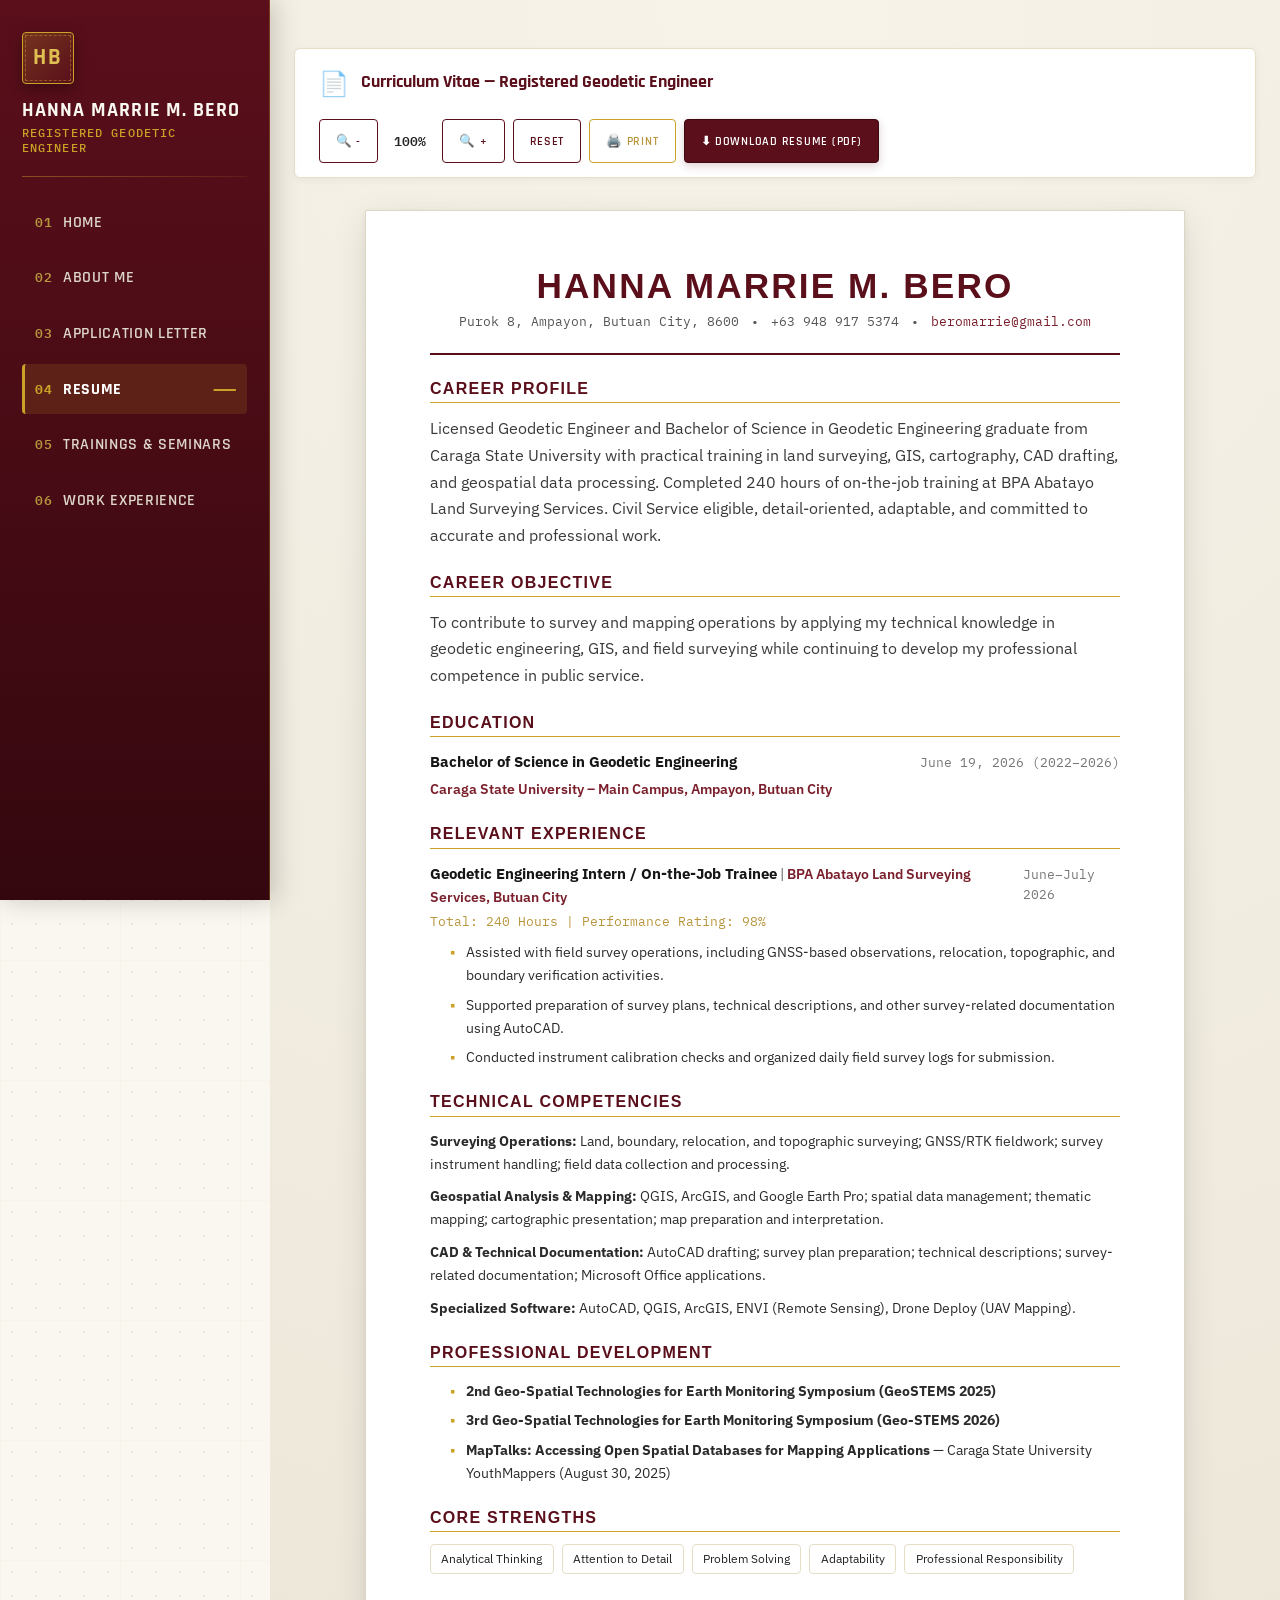
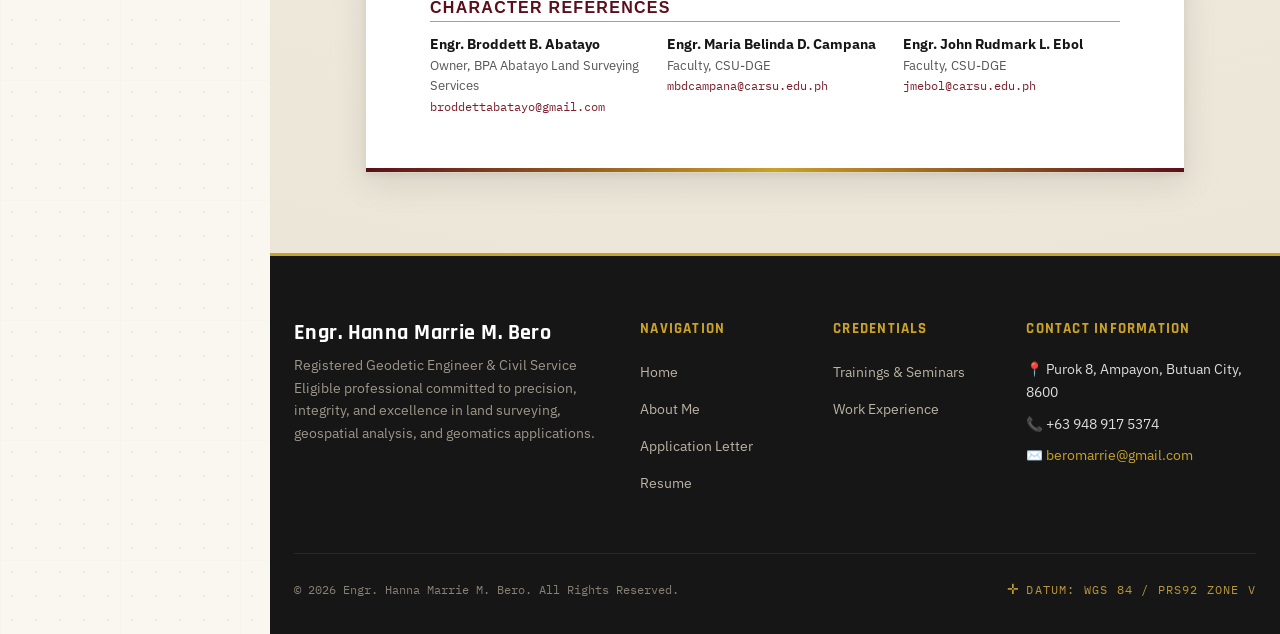
<file: resume.html>
<!DOCTYPE html>
<html lang="en">
<head>
  <meta charset="UTF-8">
  <meta name="viewport" content="width=device-width, initial-scale=1.0">
  <title>Curriculum Vitae / Resume | Engr. Hanna Marrie M. Bero</title>
  <meta name="description" content="Professional curriculum vitae of Hanna Marrie M. Bero, Registered Geodetic Engineer. Includes field experience, technical competencies, and references.">
  <link rel="preconnect" href="https://fonts.googleapis.com">
  <link rel="preconnect" href="https://fonts.gstatic.com" crossorigin>
  <link href="https://fonts.googleapis.com/css2?family=IBM+Plex+Mono:wght@400;500;600&family=IBM+Plex+Sans:ital,wght@0,300;0,400;0,500;0,600;0,700;1,400&family=Rajdhani:wght@500;600;700&display=swap" rel="stylesheet">
  <link rel="stylesheet" href="assets/css/style.css">
  <link rel="icon" href="data:image/svg+xml,<svg xmlns=%22http://www.w3.org/2000/svg%22 viewBox=%220 0 100 100%22><text y=%22.9em%22 font-size=%2290%22>📐</text></svg>">
</head>
<body class="bg-grid-overlay">

  <!-- Primary Site Header -->
    <!-- Mobile Header (Visible only on mobile/tablet screens <= 992px) -->
  <!-- Mobile Header (Visible only on mobile/tablet screens <= 992px) -->
  <header class="mobile-topbar">
    <div class="mobile-topbar-left">
      <button id="sidebarToggle" class="mobile-toggle-btn" aria-label="Open Navigation Menu">☰</button>
      <a href="index.html" class="mobile-brand">
        <div class="mobile-brand-monogram">HB</div>
        <div class="mobile-brand-text">
          <div class="mobile-brand-name">Hanna Marrie M. Bero</div>
          <div class="mobile-brand-title">Registered Geodetic Engineer</div>
        </div>
      </a>
    </div>
  </header>

  <!-- Sidebar Backdrop (for Mobile Drawer) -->
  <div id="sidebarBackdrop" class="sidebar-backdrop"></div>

  <!-- Primary Fixed Vertical Sidebar Navigation -->
  <aside id="sidebarNav" class="sidebar-nav" aria-label="Primary Navigation">
    <div class="sidebar-header">
      <button id="sidebarCloseBtn" class="sidebar-close-btn" aria-label="Close Navigation">&times;</button>
      <a href="index.html" class="sidebar-brand">
        <div class="sidebar-monogram">HB</div>
        <div class="sidebar-brand-text">
          <div class="sidebar-name">HANNA MARRIE M. BERO</div>
          <div class="sidebar-title">Registered Geodetic Engineer</div>
        </div>
      </a>
    </div>

    <div class="sidebar-divider"></div>

    <nav class="sidebar-menu">
      <a href="index.html" class="sidebar-nav-item">
        <span class="nav-num">01</span>
        <span class="nav-label">Home</span>
      </a>
      <a href="about.html" class="sidebar-nav-item">
        <span class="nav-num">02</span>
        <span class="nav-label">About Me</span>
      </a>
      <a href="application-letter.html" class="sidebar-nav-item">
        <span class="nav-num">03</span>
        <span class="nav-label">Application Letter</span>
      </a>
      <a href="resume.html" class="sidebar-nav-item active">
        <span class="nav-num">04</span>
        <span class="nav-label">Resume</span>
        <span class="active-indicator">━━━</span>
      </a>
      <a href="trainings.html" class="sidebar-nav-item">
        <span class="nav-num">05</span>
        <span class="nav-label">Trainings & Seminars</span>
      </a>
      <a href="experience.html" class="sidebar-nav-item">
        <span class="nav-num">06</span>
        <span class="nav-label">Work Experience</span>
      </a>
    </nav>
  </aside>

  <!-- Document Presentation Area -->
  <div class="site-main-layout">
  <main class="document-page-wrapper">
    <div class="container">

      <!-- Document Toolbar -->
      <div class="document-toolbar">
        <div class="doc-info">
          <span style="font-size:1.5rem;">📄</span>
          <div>
            <div class="doc-title">Curriculum Vitae — Registered Geodetic Engineer</div>
          </div>
        </div>

        <div class="doc-actions">
          <button id="btnZoomOut" class="btn btn-outline btn-sm" title="Zoom Out">🔍 -</button>
          <span id="zoomLevelDisplay" style="font-family:var(--font-mono); font-size:0.8rem; font-weight:600; padding:0 0.5rem;">100%</span>
          <button id="btnZoomIn" class="btn btn-outline btn-sm" title="Zoom In">🔍 +</button>
          <button id="btnZoomReset" class="btn btn-outline btn-sm" title="Reset Zoom">Reset</button>
          <button id="btnPrintDoc" class="btn btn-outline-gold btn-sm">🖨️ Print</button>
          <a href="assets/docs/Resume_Hanna_Marrie_Bero.pdf" download="Resume_Hanna_Marrie_Bero.pdf" class="btn btn-primary btn-sm">
            ⬇ Download Resume (PDF)
          </a>
        </div>
      </div>

      <!-- Pure A4 Document Sheet -->
      <div class="document-viewport">
        <article class="a4-sheet" id="resumeDocument">

          <!-- Header -->
          <header class="resume-header">
            <h1 class="resume-name">HANNA MARRIE M. BERO</h1>
            <div class="resume-contact-bar">
              <span>Purok 8, Ampayon, Butuan City, 8600</span>
              <span>•</span>
              <span>+63 948 917 5374</span>
              <span>•</span>
              <span><a href="mailto:beromarrie@gmail.com" style="color:var(--color-maroon-rich);">beromarrie@gmail.com</a></span>
            </div>
          </header>

          <!-- Career Profile -->
          <section class="resume-section">
            <h2 class="resume-section-title">Career Profile</h2>
            <div class="resume-section-content">
              <p>
                Licensed Geodetic Engineer and Bachelor of Science in Geodetic Engineering graduate from Caraga State University with practical training in land surveying, GIS, cartography, CAD drafting, and geospatial data processing. Completed 240 hours of on-the-job training at BPA Abatayo Land Surveying Services. Civil Service eligible, detail-oriented, adaptable, and committed to accurate and professional work.
              </p>
            </div>
          </section>

          <!-- Career Objective -->
          <section class="resume-section">
            <h2 class="resume-section-title">Career Objective</h2>
            <div class="resume-section-content">
              <p>
                To contribute to survey and mapping operations by applying my technical knowledge in geodetic engineering, GIS, and field surveying while continuing to develop my professional competence in public service.
              </p>
            </div>
          </section>

          <!-- Education -->
          <section class="resume-section">
            <h2 class="resume-section-title">Education</h2>
            <div class="resume-section-content">
              <div class="resume-entry">
                <div class="resume-entry-header">
                  <div class="resume-entry-title">Bachelor of Science in Geodetic Engineering</div>
                  <div class="resume-entry-date">June 19, 2026 (2022–2026)</div>
                </div>
                <div class="resume-entry-org">Caraga State University – Main Campus, Ampayon, Butuan City</div>
              </div>
            </div>
          </section>

          <!-- Relevant Experience -->
          <section class="resume-section">
            <h2 class="resume-section-title">Relevant Experience</h2>
            <div class="resume-section-content">
              <div class="resume-entry">
                <div class="resume-entry-header">
                  <div>
                    <span class="resume-entry-title">Geodetic Engineering Intern / On-the-Job Trainee</span>
                    <span style="font-weight:normal; color:var(--color-slate);"> | </span>
                    <span class="resume-entry-org">BPA Abatayo Land Surveying Services, Butuan City</span>
                  </div>
                  <div class="resume-entry-date">June–July 2026</div>
                </div>
                <div style="font-family:var(--font-mono); font-size:0.8rem; color:var(--color-gold-muted); margin-bottom:0.5rem;">
                  Total: 240 Hours | Performance Rating: 98%
                </div>
                <ul class="resume-bullets">
                  <li>Assisted with field survey operations, including GNSS-based observations, relocation, topographic, and boundary verification activities.</li>
                  <li>Supported preparation of survey plans, technical descriptions, and other survey-related documentation using AutoCAD.</li>
                  <li>Conducted instrument calibration checks and organized daily field survey logs for submission.</li>
                </ul>
              </div>
            </div>
          </section>

          <!-- Technical Competencies -->
          <section class="resume-section">
            <h2 class="resume-section-title">Technical Competencies</h2>
            <div class="resume-section-content">
              <div style="margin-bottom:0.6rem;">
                <strong>Surveying Operations:</strong> Land, boundary, relocation, and topographic surveying; GNSS/RTK fieldwork; survey instrument handling; field data collection and processing.
              </div>
              <div style="margin-bottom:0.6rem;">
                <strong>Geospatial Analysis & Mapping:</strong> QGIS, ArcGIS, and Google Earth Pro; spatial data management; thematic mapping; cartographic presentation; map preparation and interpretation.
              </div>
              <div style="margin-bottom:0.6rem;">
                <strong>CAD & Technical Documentation:</strong> AutoCAD drafting; survey plan preparation; technical descriptions; survey-related documentation; Microsoft Office applications.
              </div>
              <div>
                <strong>Specialized Software:</strong> AutoCAD, QGIS, ArcGIS, ENVI (Remote Sensing), Drone Deploy (UAV Mapping).
              </div>
            </div>
          </section>

          <!-- Professional Development -->
          <section class="resume-section">
            <h2 class="resume-section-title">Professional Development</h2>
            <div class="resume-section-content">
              <ul class="resume-bullets">
                <li><strong>2nd Geo-Spatial Technologies for Earth Monitoring Symposium (GeoSTEMS 2025)</strong></li>
                <li><strong>3rd Geo-Spatial Technologies for Earth Monitoring Symposium (Geo-STEMS 2026)</strong></li>
                <li><strong>MapTalks: Accessing Open Spatial Databases for Mapping Applications</strong> — Caraga State University YouthMappers (August 30, 2025)</li>
              </ul>
            </div>
          </section>

          <!-- Core Strengths -->
          <section class="resume-section">
            <h2 class="resume-section-title">Core Strengths</h2>
            <div class="resume-section-content">
              <div style="display:flex; flex-wrap:wrap; gap:0.5rem;">
                <span class="chip">Analytical Thinking</span>
                <span class="chip">Attention to Detail</span>
                <span class="chip">Problem Solving</span>
                <span class="chip">Adaptability</span>
                <span class="chip">Professional Responsibility</span>
              </div>
            </div>
          </section>

          <!-- Character References -->
          <section class="resume-section" style="margin-bottom:0;">
            <h2 class="resume-section-title">Character References</h2>
            <div class="resume-section-content">
              <div class="ref-grid">
                <div class="ref-item">
                  <div class="ref-name">Engr. Broddett B. Abatayo</div>
                  <div class="ref-role">Owner, BPA Abatayo Land Surveying Services</div>
                  <div class="ref-email">broddettabatayo@gmail.com</div>
                </div>

                <div class="ref-item">
                  <div class="ref-name">Engr. Maria Belinda D. Campana</div>
                  <div class="ref-role">Faculty, CSU-DGE</div>
                  <div class="ref-email">mbdcampana@carsu.edu.ph</div>
                </div>

                <div class="ref-item">
                  <div class="ref-name">Engr. John Rudmark L. Ebol</div>
                  <div class="ref-role">Faculty, CSU-DGE</div>
                  <div class="ref-email">jmebol@carsu.edu.ph</div>
                </div>
              </div>
            </div>
          </section>

        </article>
      </div>

    </div>
  </main>

  <!-- Site Footer -->
  <footer class="site-footer">
    <div class="container">
      <div class="footer-grid">
        <div class="footer-brand">
          <h3>Engr. Hanna Marrie M. Bero</h3>
          <p>
            Registered Geodetic Engineer & Civil Service Eligible professional committed to precision, integrity, and excellence in land surveying, geospatial analysis, and geomatics applications.
          </p>
        </div>

        <div class="footer-col">
          <h4>Navigation</h4>
          <ul class="footer-nav">
            <li><a href="index.html">Home</a></li>
            <li><a href="about.html">About Me</a></li>
            <li><a href="application-letter.html">Application Letter</a></li>
            <li><a href="resume.html">Resume</a></li>
          </ul>
        </div>

        <div class="footer-col">
          <h4>Credentials</h4>
          <ul class="footer-nav">
            <li><a href="trainings.html">Trainings & Seminars</a></li>
            <li><a href="experience.html">Work Experience</a></li>
          </ul>
        </div>

        <div class="footer-col">
          <h4>Contact Information</h4>
          <p style="font-size:0.85rem; margin-bottom:0.5rem; color:#DDD;">📍 Purok 8, Ampayon, Butuan City, 8600</p>
          <p style="font-size:0.85rem; margin-bottom:0.5rem; color:#DDD;">📞 +63 948 917 5374</p>
          <p style="font-size:0.85rem; margin-bottom:0.5rem; color:#DDD;">✉️ <a href="mailto:beromarrie@gmail.com" style="color:var(--color-gold);">beromarrie@gmail.com</a></p>
        </div>
      </div>

      <div class="footer-bottom">
        <div>© 2026 Engr. Hanna Marrie M. Bero. All Rights Reserved.</div>
        <div class="coordinate-tag">DATUM: WGS 84 / PRS92 ZONE V</div>
      </div>
    </div>
  </footer>
  </div>

  <script src="assets/js/main.js"></script>
</body>
</html>
</file>
<file: assets/css/style.css>
/* ==========================================================================
   GEODETIC ENGINEERING ePORTFOLIO - DESIGN SYSTEM
   Engineering & Geospatial Theme: Rajdhani, IBM Plex Sans & IBM Plex Mono
   Deep Maroon, Gold, Cream & Charcoal
   ========================================================================== */

@import url('https://fonts.googleapis.com/css2?family=IBM+Plex+Mono:wght@400;500;600&family=IBM+Plex+Sans:ital,wght@0,300;0,400;0,500;0,600;0,700;1,400&family=Rajdhani:wght@500;600;700&display=swap');

:root {
  /* Brand Color Palette */
  --color-maroon-deep: #5A0F1B;
  --color-maroon-rich: #7A1F2B;
  --color-maroon-dark: #3E0811;
  --color-maroon-light: #942939;
  --color-maroon-subtle: rgba(90, 15, 27, 0.06);

  --color-gold: #C9A227;
  --color-gold-muted: #B8963E;
  --color-gold-light: #DFBF52;
  --color-gold-soft: rgba(201, 162, 39, 0.12);
  --color-gold-border: rgba(201, 162, 39, 0.35);

  --color-cream: #FAF7F0;
  --color-cream-light: #FCFAF6;
  --color-cream-dark: #F0EADB;
  --color-white: #FFFFFF;

  --color-charcoal: #222222;
  --color-charcoal-deep: #161616;
  --color-charcoal-light: #3A3A3A;
  --color-slate: #555555;
  --color-muted: #777777;
  --color-border: #E5DFC8;
  --color-border-light: #ECE7D9;

  /* Typography System (Engineering / Geospatial Identity) */
  --font-heading: 'Rajdhani', -apple-system, BlinkMacSystemFont, 'Segoe UI', Roboto, sans-serif;
  --font-sans: 'IBM Plex Sans', -apple-system, BlinkMacSystemFont, 'Segoe UI', Roboto, sans-serif;
  --font-mono: 'IBM Plex Mono', 'SFMono-Regular', Consolas, 'Liberation Mono', Menlo, monospace;

  /* Aliases */
  --font-editorial: var(--font-heading);
  --font-serif: var(--font-heading);

  /* Elevation & Shadows */
  --shadow-sm: 0 2px 8px rgba(34, 34, 34, 0.05);
  --shadow-md: 0 6px 20px rgba(34, 34, 34, 0.08);
  --shadow-lg: 0 14px 38px rgba(34, 34, 34, 0.12);
  --shadow-paper: 0 10px 35px rgba(0, 0, 0, 0.10), 0 2px 6px rgba(0, 0, 0, 0.06);
  --shadow-gold: 0 4px 20px rgba(201, 162, 39, 0.25);

  /* Layout */
  --max-width: 1200px;
  --header-height: 80px;
  --sidebar-width: 270px;
  --transition: all 0.25s cubic-bezier(0.16, 1, 0.3, 1);
}

/* ==========================================================================
   Base & Reset
   ========================================================================== */
*, *::before, *::after {
  box-sizing: border-box;
  margin: 0;
  padding: 0;
}

html {
  scroll-behavior: smooth;
  font-size: 16px;
  background-color: var(--color-cream);
  color: var(--color-charcoal);
}

html, body {
  overflow-x: hidden;
  max-width: 100vw;
  width: 100%;
}

body {
  font-family: var(--font-sans);
  line-height: 1.7;
  color: var(--color-charcoal);
  background-color: var(--color-cream);
  overflow-x: hidden;
  min-height: 100vh;
  display: flex;
  flex-direction: column;
}

/* Geodetic Grid Background Pattern */
.bg-grid-overlay {
  background-image: 
    radial-gradient(var(--color-border-light) 1px, transparent 1px),
    linear-gradient(to right, rgba(201, 162, 39, 0.03) 1px, transparent 1px),
    linear-gradient(to bottom, rgba(201, 162, 39, 0.03) 1px, transparent 1px);
  background-size: 24px 24px, 120px 120px, 120px 120px;
}

/* Typography Defaults */
h1, h2, h3, h4, h5, h6 {
  color: var(--color-maroon-deep);
  font-family: var(--font-heading);
  font-weight: 700;
  line-height: 1.2;
  letter-spacing: 0.03em;
}

h1, h2 {
  font-family: var(--font-heading);
  letter-spacing: 0.03em;
}

h3, h4 {
  font-family: var(--font-heading);
  letter-spacing: 0.02em;
}

p {
  font-family: var(--font-sans);
  font-size: 0.98rem;
  line-height: 1.7;
  margin-bottom: 1.15rem;
  color: var(--color-charcoal-light);
}

p:last-child {
  margin-bottom: 0;
}

a {
  color: var(--color-maroon-rich);
  text-decoration: none;
  transition: var(--transition);
}

a:hover {
  color: var(--color-gold);
}

img {
  max-width: 100%;
  height: auto;
  display: block;
}

/* Container */
.container {
  width: 100%;
  max-width: var(--max-width);
  margin-left: auto;
  margin-right: auto;
  padding-left: 1.5rem;
  padding-right: 1.5rem;
}

/* Coordinate / Reticle Accents */
.coordinate-tag {
  font-family: var(--font-mono);
  font-size: 0.75rem;
  letter-spacing: 0.1em;
  color: var(--color-gold-muted);
  text-transform: uppercase;
  display: inline-flex;
  align-items: center;
  gap: 0.4rem;
}

.coordinate-tag::before {
  content: "✛";
  color: var(--color-gold);
  font-size: 0.85rem;
}

/* Top Utility Banner */
.top-meta-bar {
  background-color: var(--color-charcoal-deep);
  color: #D2CABA;
  font-size: 0.78rem;
  font-family: var(--font-mono);
  border-bottom: 1px solid rgba(201, 162, 39, 0.25);
  padding: 0.4rem 0;
}

.top-meta-inner {
  display: flex;
  justify-content: space-between;
  align-items: center;
  flex-wrap: wrap;
  gap: 0.5rem;
}

.meta-group {
  display: flex;
  align-items: center;
  gap: 1.25rem;
}

.meta-item {
  display: inline-flex;
  align-items: center;
  gap: 0.4rem;
}

.meta-item i, .meta-item span.icon {
  color: var(--color-gold);
}

/* ==========================================================================
   Left-Side Vertical Navigation & App Layout
   ========================================================================== */

/* Fixed Vertical Sidebar (Desktop) */
.sidebar-nav {
  position: fixed;
  top: 0;
  left: 0;
  bottom: 0;
  width: var(--sidebar-width);
  height: 100vh;
  background: linear-gradient(180deg, #5A0F1B 0%, #460B14 55%, #34070E 100%);
  border-right: 1px solid rgba(201, 162, 39, 0.3);
  box-shadow: 4px 0 25px rgba(0, 0, 0, 0.2);
  display: flex;
  flex-direction: column;
  justify-content: space-between;
  z-index: 1050;
  overflow-y: auto;
  overflow-x: hidden;
  padding: 2rem 1.35rem 1.5rem;
  transition: transform 0.3s cubic-bezier(0.4, 0, 0.2, 1);
}

.sidebar-nav::-webkit-scrollbar {
  width: 4px;
}
.sidebar-nav::-webkit-scrollbar-thumb {
  background: rgba(201, 162, 39, 0.25);
  border-radius: 4px;
}

/* Sidebar Close Button (Mobile Only) */
.sidebar-close-btn {
  display: none;
  position: absolute;
  top: 1rem;
  right: 1rem;
  background: rgba(255, 255, 255, 0.08);
  border: 1px solid rgba(201, 162, 39, 0.35);
  color: var(--color-gold);
  font-size: 1.3rem;
  width: 32px;
  height: 32px;
  border-radius: 4px;
  cursor: pointer;
  align-items: center;
  justify-content: center;
  line-height: 1;
  transition: var(--transition);
}
.sidebar-close-btn:hover {
  background: rgba(201, 162, 39, 0.25);
  color: #FFFFFF;
}

/* Sidebar Header & Monogram */
.sidebar-header {
  position: relative;
}

.sidebar-brand {
  display: flex;
  flex-direction: column;
  gap: 0.9rem;
  text-decoration: none;
}

.sidebar-monogram {
  width: 52px;
  height: 52px;
  background: linear-gradient(135deg, rgba(201, 162, 39, 0.25), rgba(90, 15, 27, 0.9));
  border: 1.5px solid var(--color-gold);
  border-radius: 4px;
  display: flex;
  align-items: center;
  justify-content: center;
  color: var(--color-gold-light);
  font-family: var(--font-heading);
  font-weight: 700;
  font-size: 1.45rem;
  letter-spacing: 0.05em;
  box-shadow: 0 4px 14px rgba(0, 0, 0, 0.35);
  position: relative;
}

.sidebar-monogram::after {
  content: "";
  position: absolute;
  inset: 2px;
  border: 1px dashed rgba(201, 162, 39, 0.45);
  pointer-events: none;
}

.sidebar-brand-text {
  display: flex;
  flex-direction: column;
  gap: 0.25rem;
}

.sidebar-name {
  font-family: var(--font-heading);
  font-size: 1.25rem;
  font-weight: 700;
  color: #FAF7F0;
  letter-spacing: 0.06em;
  text-transform: uppercase;
  line-height: 1.2;
}

.sidebar-title {
  font-family: var(--font-mono);
  font-size: 0.72rem;
  font-weight: 500;
  color: var(--color-gold);
  letter-spacing: 0.1em;
  text-transform: uppercase;
  line-height: 1.3;
}

/* Sidebar Thin Gold Divider */
.sidebar-divider {
  height: 1px;
  background: linear-gradient(90deg, rgba(201, 162, 39, 0.45) 0%, rgba(201, 162, 39, 0.1) 100%);
  margin: 1.25rem 0 1.25rem;
}

/* Vertical Menu Items */
.sidebar-menu {
  display: flex;
  flex-direction: column;
  gap: 0.35rem;
  list-style: none;
  padding: 0;
  margin: 0;
  flex-grow: 1;
}

.sidebar-nav-item {
  display: flex;
  align-items: center;
  padding: 0.7rem 0.85rem;
  border-radius: 4px;
  text-decoration: none;
  font-family: var(--font-heading);
  font-size: 1.02rem;
  font-weight: 600;
  letter-spacing: 0.04em;
  color: #DDD6CA;
  transition: all 0.22s ease;
  position: relative;
}

.sidebar-nav-item .nav-num {
  font-family: var(--font-mono);
  font-size: 0.8rem;
  font-weight: 600;
  color: var(--color-gold-muted);
  width: 28px;
  letter-spacing: 0.05em;
  transition: color 0.2s ease;
}

.sidebar-nav-item .nav-label {
  flex-grow: 1;
  letter-spacing: 0.04em;
  text-transform: uppercase;
  white-space: nowrap;
  transition: color 0.2s ease;
}

.sidebar-nav-item .active-indicator {
  display: none;
  color: var(--color-gold);
  font-family: var(--font-mono);
  font-size: 0.85rem;
  font-weight: 700;
  letter-spacing: -0.1em;
  margin-left: 0.5rem;
}

.sidebar-nav-item:hover {
  background: rgba(201, 162, 39, 0.1);
  color: #FFFFFF;
  transform: translateX(3px);
}

.sidebar-nav-item:hover .nav-num {
  color: var(--color-gold);
}

/* Active Page Indicator (Subtle highlight, gold accent, clean & non-bulky) */
.sidebar-nav-item.active {
  background: rgba(201, 162, 39, 0.14);
  color: #FFFFFF;
  border-left: 3px solid var(--color-gold);
  padding-left: calc(0.85rem - 3px);
}

.sidebar-nav-item.active .nav-num {
  color: var(--color-gold);
  font-weight: 700;
}

.sidebar-nav-item.active .nav-label {
  color: #FFFFFF;
  font-weight: 700;
}

.sidebar-nav-item.active .active-indicator {
  display: inline-block;
}

/* Main Website Content Area (Starts After Sidebar) */
.site-main-layout {
  margin-left: var(--sidebar-width);
  width: calc(100% - var(--sidebar-width));
  min-height: 100vh;
  display: flex;
  flex-direction: column;
  position: relative;
  background-color: var(--color-bg-primary);
  transition: margin-left 0.3s ease, width 0.3s ease;
}

.site-main-layout > main {
  flex-grow: 1;
}

/* Mobile Topbar & Overlay (Hidden on Desktop) */
.mobile-topbar {
  display: none;
}

.sidebar-backdrop {
  display: none;
  position: fixed;
  inset: 0;
  background: rgba(18, 18, 20, 0.68);
  backdrop-filter: blur(3px);
  z-index: 1040;
  opacity: 0;
  transition: opacity 0.3s ease;
}

/* ==========================================================================
   Buttons & UI Elements
   ========================================================================== */
.btn {
  display: inline-flex;
  align-items: center;
  justify-content: center;
  gap: 0.55rem;
  padding: 0.75rem 1.6rem;
  font-size: 0.92rem;
  font-weight: 600;
  letter-spacing: 0.06em;
  border-radius: 4px;
  cursor: pointer;
  transition: var(--transition);
  border: 1px solid transparent;
  text-transform: uppercase;
  font-family: var(--font-heading);
}

.btn-primary {
  background-color: var(--color-maroon-deep);
  color: var(--color-white);
  border-color: var(--color-maroon-dark);
  box-shadow: 0 3px 10px rgba(90, 15, 27, 0.2);
}

.btn-primary:hover {
  background-color: var(--color-maroon-rich);
  color: var(--color-cream);
  border-color: var(--color-gold);
  transform: translateY(-2px);
  box-shadow: 0 6px 16px rgba(90, 15, 27, 0.3);
}

.btn-gold {
  background-color: var(--color-gold);
  color: var(--color-charcoal-deep);
  border-color: var(--color-gold-muted);
  box-shadow: var(--shadow-gold);
  font-weight: 700;
}

.btn-gold:hover {
  background-color: var(--color-gold-light);
  transform: translateY(-2px);
  box-shadow: 0 6px 22px rgba(201, 162, 39, 0.35);
}

.btn-outline {
  background-color: transparent;
  color: var(--color-maroon-deep);
  border: 1.5px solid var(--color-maroon-deep);
}

.btn-outline:hover {
  background-color: var(--color-maroon-deep);
  color: var(--color-white);
  transform: translateY(-2px);
}

.btn-outline-gold {
  background-color: transparent;
  color: var(--color-gold-muted);
  border: 1.5px solid var(--color-gold);
}

.btn-outline-gold:hover {
  background-color: var(--color-gold);
  color: var(--color-charcoal-deep);
  transform: translateY(-2px);
}

.btn-sm {
  padding: 0.45rem 1rem;
  font-size: 0.78rem;
}

/* Badge Styles */
.badge {
  display: inline-flex;
  align-items: center;
  gap: 0.35rem;
  padding: 0.3rem 0.75rem;
  font-size: 0.75rem;
  font-weight: 600;
  text-transform: uppercase;
  letter-spacing: 0.06em;
  border-radius: 4px;
}

.badge-maroon {
  background-color: var(--color-maroon-subtle);
  color: var(--color-maroon-deep);
  border: 1px solid rgba(90, 15, 27, 0.2);
}

.badge-gold {
  background-color: var(--color-gold-soft);
  color: #7D6315;
  border: 1px solid var(--color-gold-border);
}

.badge-outline {
  border: 1px solid var(--color-border);
  color: var(--color-slate);
}

/* Section Header Component */
.section-header {
  margin-bottom: 2.8rem;
  position: relative;
}

.section-eyebrow {
  display: none !important;
}

.section-title {
  font-family: var(--font-heading);
  font-size: 2.3rem;
  font-weight: 700;
  letter-spacing: 0.04em;
  text-transform: uppercase;
  color: var(--color-maroon-deep);
  position: relative;
  display: inline-block;
  padding-bottom: 0.75rem;
}

.section-title::after {
  content: "";
  position: absolute;
  bottom: 0;
  left: 0;
  width: 50px;
  height: 3px;
  background-color: var(--color-gold);
}

.section-lead {
  font-family: var(--font-sans);
  font-size: 1.05rem;
  color: var(--color-slate);
  max-width: 720px;
  margin-top: 0.75rem;
  line-height: 1.7;
}

/* Section Divider with Surveyor Crosshair */
.geodetic-divider {
  display: flex;
  align-items: center;
  justify-content: center;
  gap: 1rem;
  margin: 3.5rem 0;
  color: var(--color-gold);
}

.geodetic-divider::before,
.geodetic-divider::after {
  content: "";
  flex: 1;
  height: 1px;
  background: linear-gradient(to right, transparent, var(--color-border), transparent);
}

.geodetic-divider-icon {
  font-family: var(--font-mono);
  font-size: 0.9rem;
  color: var(--color-gold-muted);
  letter-spacing: 0.2em;
}

/* ==========================================================================
   Hero Section (Home)
   ========================================================================== */
.hero-section {
  padding: 4.5rem 0 3.5rem;
  position: relative;
  background: linear-gradient(180deg, var(--color-white) 0%, var(--color-cream) 100%);
  border-bottom: 1px solid var(--color-border);
}

.hero-grid {
  display: grid;
  grid-template-columns: 1.25fr 1fr;
  gap: 3.5rem;
  align-items: center;
}

.hero-content {
  display: flex;
  flex-direction: column;
  gap: 1.25rem;
}

.hero-status-tag {
  display: inline-flex;
  align-items: center;
  gap: 0.5rem;
  background-color: var(--color-gold-soft);
  border: 1px solid var(--color-gold-border);
  padding: 0.35rem 0.85rem;
  border-radius: 50px;
  font-family: var(--font-mono);
  font-size: 0.75rem;
  color: #74570D;
  font-weight: 600;
  width: fit-content;
}

.status-dot {
  width: 7px;
  height: 7px;
  background-color: #2E7D32;
  border-radius: 50%;
  display: inline-block;
  box-shadow: 0 0 0 2px rgba(46, 125, 50, 0.2);
}

.hero-name {
  font-family: var(--font-heading);
  font-size: 3.4rem;
  font-weight: 700;
  line-height: 1.05;
  color: var(--color-maroon-deep);
  letter-spacing: 0.04em;
  text-transform: uppercase;
}

.hero-title {
  font-family: var(--font-heading);
  font-size: 1.15rem;
  font-weight: 600;
  font-style: normal;
  color: var(--color-gold-muted);
  letter-spacing: 0.12em;
  text-transform: uppercase;
  display: flex;
  align-items: center;
  gap: 0.75rem;
}

.hero-title::after {
  content: "";
  flex: 1;
  height: 1px;
  background-color: var(--color-border);
}

.hero-bio {
  font-family: var(--font-sans);
  font-size: 1.05rem;
  color: var(--color-charcoal-light);
  line-height: 1.7;
}

.hero-actions {
  display: flex;
  flex-wrap: wrap;
  gap: 1rem;
  margin-top: 0.5rem;
}

.hero-highlights {
  display: grid;
  grid-template-columns: repeat(3, 1fr);
  gap: 1rem;
  padding-top: 1.5rem;
  border-top: 1px solid var(--color-border);
}

.stat-card {
  display: flex;
  flex-direction: column;
}

.stat-number {
  font-family: var(--font-heading);
  font-size: 1.85rem;
  font-weight: 700;
  color: var(--color-maroon-deep);
  letter-spacing: 0.02em;
}

.stat-label {
  font-family: var(--font-mono);
  font-size: 0.74rem;
  color: var(--color-muted);
  text-transform: uppercase;
  letter-spacing: 0.08em;
  font-weight: 500;
}

/* Hero Portrait Frame */
.hero-visual {
  display: flex;
  justify-content: center;
  position: relative;
}

.portrait-frame {
  position: relative;
  width: 320px;
  max-width: 100%;
}

.portrait-container {
  position: relative;
  border-radius: 8px;
  overflow: hidden;
  box-shadow: var(--shadow-lg);
  border: 4px solid var(--color-white);
  aspect-ratio: 4 / 5;
  background-color: var(--color-cream-dark);
}

.portrait-image {
  width: 100%;
  height: 100%;
  object-fit: cover;
  object-position: center top;
  transition: transform 0.4s ease;
}

.portrait-frame:hover .portrait-image {
  transform: scale(1.03);
}

/* Survey Reticle / Precision Corners */
.portrait-frame::before {
  content: "";
  position: absolute;
  top: -12px;
  left: -12px;
  width: 40px;
  height: 40px;
  border-top: 2px solid var(--color-gold);
  border-left: 2px solid var(--color-gold);
  z-index: 2;
}

.portrait-frame::after {
  content: "";
  position: absolute;
  bottom: -12px;
  right: -12px;
  width: 40px;
  height: 40px;
  border-bottom: 2px solid var(--color-gold);
  border-right: 2px solid var(--color-gold);
  z-index: 2;
}

.portrait-badge {
  position: absolute;
  bottom: -16px;
  left: 50%;
  transform: translateX(-50%);
  background-color: var(--color-maroon-deep);
  color: var(--color-white);
  padding: 0.5rem 1.25rem;
  border-radius: 4px;
  border: 1px solid var(--color-gold);
  font-family: var(--font-mono);
  font-size: 0.75rem;
  letter-spacing: 0.08em;
  white-space: nowrap;
  box-shadow: var(--shadow-md);
  z-index: 3;
}

/* ==========================================================================
   Home Quick Overview Cards
   ========================================================================== */
.overview-section {
  padding: 4.5rem 0;
}

.overview-grid {
  display: grid;
  grid-template-columns: repeat(auto-fit, minmax(320px, 1fr));
  gap: 2rem;
}

.overview-card {
  background-color: var(--color-white);
  border: 1px solid var(--color-border);
  border-radius: 6px;
  padding: 2rem;
  display: flex;
  flex-direction: column;
  justify-content: space-between;
  box-shadow: var(--shadow-sm);
  transition: var(--transition);
  position: relative;
  overflow: hidden;
}

.overview-card::before {
  content: "";
  position: absolute;
  top: 0;
  left: 0;
  right: 0;
  height: 3px;
  background-color: var(--color-border);
  transition: var(--transition);
}

.overview-card:hover {
  transform: translateY(-4px);
  box-shadow: var(--shadow-md);
  border-color: var(--color-gold-border);
}

.overview-card:hover::before {
  background-color: var(--color-maroon-deep);
}

.card-icon-box {
  width: 50px;
  height: 50px;
  background-color: var(--color-maroon-subtle);
  color: var(--color-maroon-deep);
  border: 1px solid rgba(90, 15, 27, 0.15);
  border-radius: 6px;
  display: flex;
  align-items: center;
  justify-content: center;
  font-size: 1.3rem;
  margin-bottom: 1.25rem;
}

.card-title {
  font-family: var(--font-heading);
  font-size: 1.25rem;
  color: var(--color-maroon-deep);
  margin-bottom: 0.6rem;
}

.card-description {
  font-size: 0.92rem;
  color: var(--color-slate);
  margin-bottom: 1.5rem;
}

.card-link {
  display: inline-flex;
  align-items: center;
  gap: 0.4rem;
  font-size: 0.85rem;
  font-weight: 700;
  color: var(--color-maroon-rich);
  text-transform: uppercase;
  letter-spacing: 0.05em;
  margin-top: auto;
}

.card-link:hover {
  color: var(--color-gold);
  gap: 0.65rem;
}

/* ==========================================================================
   Document Viewers (A4 Simulation for Application Letter & Resume)
   ========================================================================== */
.document-page-wrapper {
  padding: 3rem 0 5rem;
  background: radial-gradient(circle at center top, #F7F3E9, #ECE6D8);
  min-height: calc(100vh - var(--header-height));
}

.document-toolbar {
  background-color: var(--color-white);
  border: 1px solid var(--color-border);
  border-radius: 6px;
  padding: 0.85rem 1.5rem;
  display: flex;
  align-items: center;
  justify-content: space-between;
  flex-wrap: wrap;
  gap: 1rem;
  margin-bottom: 2rem;
  box-shadow: var(--shadow-sm);
  position: relative;
}

.doc-info {
  display: flex;
  align-items: center;
  gap: 0.75rem;
}

.doc-title {
  font-family: var(--font-heading);
  font-size: 1.1rem;
  color: var(--color-maroon-deep);
  font-weight: 700;
}

.doc-meta {
  font-family: var(--font-mono);
  font-size: 0.75rem;
  color: var(--color-muted);
}

.doc-actions {
  display: flex;
  align-items: center;
  gap: 0.5rem;
}

/* Pure A4 Paper Styling */
.document-viewport {
  display: flex;
  flex-direction: column;
  align-items: center;
  gap: 2.5rem;
  transition: transform 0.2s ease;
  transform-origin: top center;
}

.a4-sheet {
  width: 100%;
  max-width: 820px;
  min-height: 1160px;
  background-color: var(--color-white);
  box-shadow: var(--shadow-paper);
  border: 1px solid #DCD6C4;
  padding: 3.5rem 4rem;
  position: relative;
  color: #1A1A1A;
  font-family: var(--font-sans);
  border-radius: 2px;
}

.a4-sheet::after {
  content: "";
  position: absolute;
  bottom: 0;
  left: 0;
  right: 0;
  height: 4px;
  background: linear-gradient(to right, var(--color-maroon-deep), var(--color-gold), var(--color-maroon-deep));
}

/* Formal Application Letter Styles */
.letter-date {
  font-size: 0.95rem;
  font-weight: 500;
  margin-bottom: 2rem;
  color: #333333;
}

.recipient-block {
  margin-bottom: 2rem;
  line-height: 1.5;
  font-size: 0.95rem;
}

.recipient-name {
  font-weight: 700;
  color: var(--color-charcoal-deep);
}

.letter-salutation {
  font-size: 0.95rem;
  font-weight: 600;
  margin-bottom: 1.5rem;
}

.letter-body {
  font-size: 0.95rem;
  line-height: 1.75;
  color: #2B2B2B;
}

.letter-body p {
  margin-bottom: 1.25rem;
  text-align: justify;
}

.letter-qualification-list {
  list-style: none;
  margin: 1.25rem 0 1.5rem 1.25rem;
}

.letter-qualification-list li {
  position: relative;
  padding-left: 1.5rem;
  margin-bottom: 0.6rem;
}

.letter-qualification-list li::before {
  content: "•";
  position: absolute;
  left: 0;
  color: var(--color-maroon-deep);
  font-weight: bold;
  font-size: 1.2rem;
  line-height: 1;
}

.letter-signoff {
  margin-top: 2.5rem;
}

.letter-signature-space {
  height: 50px;
}

.signatory-name {
  font-weight: 700;
  color: var(--color-charcoal-deep);
  font-size: 1rem;
  letter-spacing: 0.05em;
  text-transform: uppercase;
}

.signatory-title {
  color: var(--color-slate);
  font-size: 0.88rem;
}

.letter-enclosures {
  margin-top: 2rem;
  padding-top: 1rem;
  border-top: 1px dashed #DDD5C2;
  font-size: 0.85rem;
}

.letter-enclosures ol {
  padding-left: 1.5rem;
  margin-top: 0.4rem;
}

/* Professional Resume Sheet Styles */
.resume-header {
  border-bottom: 2px solid var(--color-maroon-deep);
  padding-bottom: 1.25rem;
  margin-bottom: 1.5rem;
  text-align: center;
}

.resume-name {
  font-family: -apple-system, BlinkMacSystemFont, "Segoe UI", Roboto, Arial, sans-serif;
  font-size: 2.2rem;
  font-weight: 800;
  color: var(--color-maroon-deep);
  letter-spacing: 0.06em;
  line-height: 1.1;
  margin-bottom: 0.35rem;
}

.resume-contact-bar {
  font-family: var(--font-mono);
  font-size: 0.8rem;
  color: var(--color-slate);
  display: flex;
  justify-content: center;
  flex-wrap: wrap;
  gap: 0.75rem;
}

.resume-section {
  margin-bottom: 1.5rem;
}

.resume-section-title {
  font-family: -apple-system, BlinkMacSystemFont, "Segoe UI", Roboto, Arial, sans-serif;
  font-size: 1rem;
  font-weight: 700;
  color: var(--color-maroon-deep);
  text-transform: uppercase;
  letter-spacing: 0.08em;
  border-bottom: 1px solid var(--color-gold);
  padding-bottom: 0.25rem;
  margin-bottom: 0.75rem;
  display: flex;
  align-items: center;
  justify-content: space-between;
}

.resume-section-content {
  font-size: 0.9rem;
  line-height: 1.6;
  color: #2B2B2B;
}

.resume-entry {
  margin-bottom: 1.15rem;
}

.resume-entry-header {
  display: flex;
  justify-content: space-between;
  align-items: baseline;
  margin-bottom: 0.25rem;
}

.resume-entry-title {
  font-weight: 700;
  color: var(--color-charcoal-deep);
  font-size: 0.95rem;
}

.resume-entry-org {
  font-weight: 600;
  color: var(--color-maroon-rich);
}

.resume-entry-date {
  font-family: var(--font-mono);
  font-size: 0.8rem;
  color: var(--color-muted);
}

.resume-bullets {
  list-style: none;
  padding-left: 1.25rem;
}

.resume-bullets li {
  position: relative;
  padding-left: 1rem;
  margin-bottom: 0.4rem;
}

.resume-bullets li::before {
  content: "▪";
  position: absolute;
  left: 0;
  color: var(--color-gold);
  font-size: 0.9rem;
}

.ref-grid {
  display: grid;
  grid-template-columns: repeat(3, 1fr);
  gap: 1.25rem;
}

.ref-item {
  font-size: 0.85rem;
}

.ref-name {
  font-weight: 700;
  color: var(--color-charcoal-deep);
}

.ref-role {
  color: var(--color-slate);
  font-size: 0.8rem;
}

.ref-email {
  font-family: var(--font-mono);
  font-size: 0.75rem;
  color: var(--color-maroon-rich);
  word-break: break-all;
}

/* ==========================================================================
   Trainings & Seminars Timeline
   ========================================================================== */
.timeline-section {
  padding: 4rem 0;
}

.timeline-container {
  position: relative;
  max-width: 960px;
  margin: 0 auto;
  padding: 1rem 0;
}

.timeline-container::before {
  content: "";
  position: absolute;
  top: 0;
  bottom: 0;
  left: 30px;
  width: 2px;
  background: linear-gradient(180deg, var(--color-gold), var(--color-maroon-deep));
}

.timeline-item {
  position: relative;
  padding-left: 80px;
  margin-bottom: 3.5rem;
}

.timeline-item:last-child {
  margin-bottom: 1rem;
}

.timeline-marker {
  position: absolute;
  left: 20px;
  top: 4px;
  width: 22px;
  height: 22px;
  border-radius: 50%;
  background-color: var(--color-white);
  border: 3px solid var(--color-gold);
  box-shadow: 0 0 0 4px rgba(201, 162, 39, 0.2);
  z-index: 2;
  transition: var(--transition);
}

.timeline-item:hover .timeline-marker {
  background-color: var(--color-maroon-deep);
  border-color: var(--color-white);
  box-shadow: 0 0 0 4px var(--color-gold);
}

.timeline-card {
  background-color: var(--color-white);
  border: 1px solid var(--color-border);
  border-radius: 6px;
  padding: 2rem;
  box-shadow: var(--shadow-sm);
  transition: var(--transition);
  position: relative;
}

.timeline-card:hover {
  box-shadow: var(--shadow-md);
  border-color: var(--color-gold-border);
}

.timeline-meta {
  display: flex;
  align-items: center;
  flex-wrap: wrap;
  gap: 0.85rem;
  margin-bottom: 0.75rem;
}

.timeline-date {
  font-family: var(--font-mono);
  font-size: 0.78rem;
  color: var(--color-gold-muted);
  font-weight: 600;
}

.timeline-title {
  font-family: var(--font-heading);
  font-size: 1.4rem;
  color: var(--color-maroon-deep);
  margin-bottom: 0.4rem;
}

.timeline-organizer {
  font-size: 0.95rem;
  font-weight: 600;
  color: var(--color-charcoal);
  margin-bottom: 0.85rem;
}

.timeline-desc {
  font-size: 0.92rem;
  color: var(--color-slate);
  margin-bottom: 1.25rem;
  line-height: 1.65;
}

.skills-gained-box {
  background-color: var(--color-cream-light);
  border: 1px solid var(--color-border);
  border-left: 3px solid var(--color-gold);
  border-radius: 4px;
  padding: 1rem 1.25rem;
  margin-bottom: 1.5rem;
}

.skills-gained-title {
  font-size: 0.75rem;
  text-transform: uppercase;
  font-family: var(--font-mono);
  letter-spacing: 0.08em;
  color: var(--color-maroon-deep);
  font-weight: 700;
  margin-bottom: 0.5rem;
}

.skills-chips {
  display: flex;
  flex-wrap: wrap;
  gap: 0.5rem;
}

.chip {
  background-color: var(--color-white);
  border: 1px solid var(--color-border);
  padding: 0.25rem 0.65rem;
  border-radius: 4px;
  font-size: 0.78rem;
  color: var(--color-charcoal);
}

.timeline-actions {
  display: flex;
  gap: 0.75rem;
  flex-wrap: wrap;
}

/* Integrated Certificate Block within Trainings & Seminars Entries */
.timeline-cert-section {
  margin-top: 1.5rem;
  padding-top: 1.25rem;
  border-top: 1px dashed var(--color-border);
}

.timeline-cert-heading {
  font-family: var(--font-heading);
  font-size: 0.95rem;
  font-weight: 700;
  text-transform: uppercase;
  letter-spacing: 0.08em;
  color: var(--color-maroon-deep);
  margin-bottom: 0.85rem;
  display: flex;
  align-items: center;
  gap: 0.4rem;
}

.timeline-cert-card {
  display: flex;
  gap: 1.25rem;
  background-color: var(--color-cream-light);
  border: 1px solid var(--color-border);
  border-radius: 6px;
  padding: 1rem 1.25rem;
  align-items: center;
  flex-wrap: wrap;
  transition: var(--transition);
}

.timeline-cert-card:hover {
  border-color: var(--color-gold-muted);
  box-shadow: var(--shadow-sm);
}

.timeline-cert-preview {
  position: relative;
  width: 220px;
  height: 145px;
  border-radius: 4px;
  overflow: hidden;
  border: 1px solid var(--color-border);
  box-shadow: var(--shadow-sm);
  cursor: pointer;
  background-color: var(--color-charcoal-deep);
  flex-shrink: 0;
  transition: var(--transition);
}

.timeline-cert-preview:hover {
  border-color: var(--color-gold);
  box-shadow: var(--shadow-md);
  transform: translateY(-2px);
}

.timeline-cert-preview img {
  width: 100%;
  height: 100%;
  object-fit: cover;
  display: block;
  transition: transform 0.35s ease;
}

.timeline-cert-preview:hover img {
  transform: scale(1.05);
}

.timeline-cert-preview-overlay {
  position: absolute;
  inset: 0;
  background: rgba(90, 15, 27, 0.45);
  display: flex;
  align-items: center;
  justify-content: center;
  opacity: 0;
  transition: opacity 0.2s ease;
}

.timeline-cert-preview:hover .timeline-cert-preview-overlay {
  opacity: 1;
}

.timeline-cert-preview-overlay span {
  background: var(--color-maroon-deep);
  color: var(--color-white);
  border: 1px solid var(--color-gold);
  font-size: 0.72rem;
  font-weight: 600;
  padding: 0.35rem 0.75rem;
  border-radius: 3px;
  font-family: var(--font-heading);
  letter-spacing: 0.05em;
  text-transform: uppercase;
  box-shadow: 0 2px 8px rgba(0,0,0,0.3);
}

.timeline-cert-info-col {
  flex: 1;
  min-width: 220px;
  display: flex;
  flex-direction: column;
  gap: 0.75rem;
}

.timeline-cert-title {
  font-weight: 700;
  font-size: 0.98rem;
  color: var(--color-charcoal-deep);
  line-height: 1.35;
}

.timeline-cert-meta {
  font-size: 0.8rem;
  color: var(--color-slate);
  font-family: var(--font-mono);
}

.timeline-cert-actions {
  display: flex;
  gap: 0.6rem;
  flex-wrap: wrap;
}

/* Subtle message for trainings without an uploaded certificate */
.timeline-cert-pending {
  background-color: var(--color-cream-light);
  border: 1px dashed var(--color-border);
  border-radius: 4px;
  padding: 0.85rem 1.25rem;
  display: flex;
  align-items: center;
  gap: 0.65rem;
  color: var(--color-slate);
  font-size: 0.85rem;
  font-style: italic;
}

.timeline-cert-pending .pending-icon {
  font-style: normal;
  color: var(--color-gold-muted);
  font-size: 1rem;
}

@media (max-width: 576px) {
  .timeline-cert-preview {
    width: 100%;
    height: 180px;
  }
}


/* ==========================================================================
   Certificates Gallery & Lightbox
   ========================================================================== */
.cert-gallery-section {
  padding: 4rem 0;
}

.cert-filter-bar {
  display: flex;
  align-items: center;
  gap: 0.5rem;
  flex-wrap: wrap;
  margin-bottom: 2.5rem;
}

/* ==========================================================================
   Credential Archive & Showcase System
   ========================================================================== */
.cert-archive-wrapper {
  padding: 3.5rem 0 5rem;
}

/* Compact Subtle Category Filter Tabs */
.cert-filter-nav {
  display: flex;
  align-items: center;
  gap: 1.75rem;
  border-bottom: 1px solid var(--color-border);
  margin-bottom: 3.5rem;
  padding-bottom: 0.6rem;
  flex-wrap: wrap;
}

.cert-filter-tab {
  background: none;
  border: none;
  font-family: var(--font-heading);
  font-size: 0.95rem;
  font-weight: 600;
  color: var(--color-slate);
  text-transform: uppercase;
  letter-spacing: 0.08em;
  cursor: pointer;
  padding: 0.4rem 0.2rem;
  position: relative;
  transition: var(--transition);
}

.cert-filter-tab:hover {
  color: var(--color-maroon-deep);
}

.cert-filter-tab.active {
  color: var(--color-maroon-deep);
  font-weight: 700;
}

.cert-filter-tab.active::after {
  content: "";
  position: absolute;
  bottom: -0.65rem;
  left: 0;
  right: 0;
  height: 2px;
  background-color: var(--color-gold);
}

/* 1. Featured Certificate Area (Asymmetric Split) */
.featured-cert-section {
  margin-bottom: 4.5rem;
}

.featured-cert-grid {
  display: grid;
  grid-template-columns: 1.25fr 1fr;
  gap: 3.5rem;
  align-items: center;
  background-color: var(--color-white);
  border: 1px solid var(--color-border);
  border-radius: 6px;
  padding: 3rem;
  box-shadow: var(--shadow-sm);
  position: relative;
}

.featured-cert-frame {
  position: relative;
  border-radius: 4px;
  overflow: hidden;
  box-shadow: var(--shadow-paper);
  border: 1px solid #DCD6C4;
  background-color: var(--color-white);
  aspect-ratio: 4 / 3;
  cursor: pointer;
  transition: var(--transition);
}

.featured-cert-frame:hover {
  box-shadow: var(--shadow-lg);
  border-color: var(--color-gold);
}

.featured-cert-img {
  width: 100%;
  height: 100%;
  object-fit: cover;
  object-position: center;
  transition: transform 0.4s ease;
}

.featured-cert-frame:hover .featured-cert-img {
  transform: scale(1.02);
}

.featured-cert-overlay {
  position: absolute;
  inset: 0;
  background: rgba(90, 15, 27, 0.4);
  display: flex;
  align-items: center;
  justify-content: center;
  opacity: 0;
  transition: opacity 0.25s ease;
}

.featured-cert-frame:hover .featured-cert-overlay {
  opacity: 1;
}

.featured-cert-overlay span {
  background-color: var(--color-maroon-deep);
  color: var(--color-white);
  border: 1px solid var(--color-gold);
  padding: 0.5rem 1.25rem;
  border-radius: 4px;
  font-family: var(--font-heading);
  font-size: 0.85rem;
  font-weight: 700;
  letter-spacing: 0.08em;
  text-transform: uppercase;
}

/* Precision Corner Marks */
.featured-cert-frame::before {
  content: "";
  position: absolute;
  top: 8px;
  left: 8px;
  width: 16px;
  height: 16px;
  border-top: 2px solid var(--color-gold);
  border-left: 2px solid var(--color-gold);
  z-index: 2;
  pointer-events: none;
}

.featured-cert-frame::after {
  content: "";
  position: absolute;
  bottom: 8px;
  right: 8px;
  width: 16px;
  height: 16px;
  border-bottom: 2px solid var(--color-gold);
  border-right: 2px solid var(--color-gold);
  z-index: 2;
  pointer-events: none;
}

/* Featured Info Panel */
.featured-cert-info {
  display: flex;
  flex-direction: column;
  gap: 1.15rem;
}

.featured-tag-line {
  display: flex;
  align-items: center;
  gap: 0.75rem;
  flex-wrap: wrap;
}

.featured-title {
  font-family: var(--font-heading);
  font-size: 1.85rem;
  color: var(--color-maroon-deep);
  line-height: 1.15;
  letter-spacing: 0.02em;
}

.featured-org {
  font-size: 1.05rem;
  font-weight: 600;
  color: var(--color-charcoal);
}

.featured-meta {
  font-family: var(--font-mono);
  font-size: 0.78rem;
  color: var(--color-gold-muted);
  font-weight: 500;
  display: flex;
  align-items: center;
  gap: 0.5rem;
  flex-wrap: wrap;
}

.featured-desc {
  font-family: var(--font-sans);
  font-size: 0.95rem;
  line-height: 1.7;
  color: var(--color-slate);
}

.featured-bullets {
  list-style: none;
  display: flex;
  flex-direction: column;
  gap: 0.4rem;
  font-size: 0.88rem;
  color: #333333;
}

.featured-bullets li {
  position: relative;
  padding-left: 1.25rem;
}

.featured-bullets li::before {
  content: "✦";
  position: absolute;
  left: 0;
  color: var(--color-gold);
  font-size: 0.85rem;
}

.featured-actions {
  display: flex;
  align-items: center;
  gap: 0.75rem;
  flex-wrap: wrap;
  margin-top: 0.5rem;
}

/* 2. Credential Archive / Index List (Horizontal Rows) */
.archive-list-section {
  margin-bottom: 3.5rem;
}

.archive-header {
  border-bottom: 2px solid var(--color-maroon-deep);
  padding-bottom: 0.85rem;
  margin-bottom: 0;
  display: flex;
  align-items: baseline;
  justify-content: space-between;
}

.archive-header h2 {
  font-family: var(--font-heading);
  font-size: 1.45rem;
  color: var(--color-maroon-deep);
  letter-spacing: 0.04em;
  text-transform: uppercase;
}

.archive-rows-container {
  display: flex;
  flex-direction: column;
}

.archive-row {
  display: grid;
  grid-template-columns: 85px 140px 1fr auto;
  align-items: center;
  gap: 2rem;
  padding: 1.75rem 1rem;
  border-bottom: 1px solid var(--color-border);
  transition: var(--transition);
  position: relative;
}

.archive-row:hover {
  background-color: rgba(255, 255, 255, 0.7);
}

.archive-index {
  font-family: var(--font-mono);
  font-size: 0.82rem;
  font-weight: 600;
  color: var(--color-gold-muted);
  letter-spacing: 0.1em;
}

.archive-thumb-box {
  width: 130px;
  height: 88px;
  border-radius: 4px;
  overflow: hidden;
  border: 1px solid var(--color-border);
  background-color: var(--color-cream-dark);
  box-shadow: var(--shadow-sm);
  cursor: pointer;
  position: relative;
}

.archive-thumb-img {
  width: 100%;
  height: 100%;
  object-fit: cover;
  object-position: center;
  transition: transform 0.3s ease;
}

.archive-thumb-box:hover .archive-thumb-img {
  transform: scale(1.05);
}

.archive-details {
  display: flex;
  flex-direction: column;
  gap: 0.35rem;
}

.archive-title {
  font-family: var(--font-heading);
  font-size: 1.25rem;
  font-weight: 700;
  color: var(--color-maroon-deep);
  letter-spacing: 0.02em;
  line-height: 1.2;
}

.archive-org {
  font-size: 0.92rem;
  font-weight: 600;
  color: var(--color-charcoal);
}

.archive-meta {
  font-family: var(--font-mono);
  font-size: 0.75rem;
  color: var(--color-slate);
  display: flex;
  align-items: center;
  gap: 0.75rem;
  flex-wrap: wrap;
}

.archive-action-group {
  display: flex;
  align-items: center;
  gap: 0.85rem;
}

.btn-archive-view {
  font-family: var(--font-heading);
  font-size: 0.9rem;
  font-weight: 700;
  color: var(--color-maroon-deep);
  letter-spacing: 0.06em;
  text-transform: uppercase;
  background: none;
  border: 1px solid var(--color-border);
  padding: 0.5rem 1.15rem;
  border-radius: 4px;
  cursor: pointer;
  transition: var(--transition);
  display: inline-flex;
  align-items: center;
  gap: 0.35rem;
}

.btn-archive-view:hover {
  background-color: var(--color-maroon-deep);
  color: var(--color-white);
  border-color: var(--color-maroon-dark);
}

.archive-pending-badge {
  font-family: var(--font-mono);
  font-size: 0.75rem;
  color: var(--color-gold-muted);
  letter-spacing: 0.08em;
  text-transform: uppercase;
  font-weight: 600;
}

/* Lightbox Modal */
.lightbox-modal {
  position: fixed;
  inset: 0;
  background-color: rgba(18, 18, 18, 0.88);
  z-index: 2000;
  display: none;
  align-items: center;
  justify-content: center;
  padding: 2rem;
  backdrop-filter: blur(4px);
}

.lightbox-modal.active {
  display: flex;
}

.lightbox-content {
  position: relative;
  max-width: 90vw;
  max-height: 90vh;
  display: flex;
  flex-direction: column;
  align-items: center;
}

.lightbox-image {
  max-width: 100%;
  max-height: 80vh;
  object-fit: contain;
  border-radius: 4px;
  box-shadow: 0 10px 40px rgba(0, 0, 0, 0.5);
  border: 2px solid var(--color-gold);
}

.lightbox-caption {
  color: var(--color-cream);
  font-family: var(--font-heading);
  font-size: 1.1rem;
  margin-top: 1rem;
  text-align: center;
}

.lightbox-close {
  position: absolute;
  top: -40px;
  right: 0;
  color: var(--color-white);
  font-size: 2rem;
  background: none;
  border: none;
  cursor: pointer;
  line-height: 1;
}

/* ==========================================================================
   Work Experience (Internship / Fieldwork)
   ========================================================================== */
.experience-card {
  background-color: var(--color-white);
  border: 1px solid var(--color-border);
  border-radius: 6px;
  padding: 2.5rem;
  box-shadow: var(--shadow-sm);
  margin-bottom: 2rem;
  position: relative;
}

.exp-badge-group {
  display: flex;
  align-items: center;
  gap: 0.65rem;
  flex-wrap: wrap;
  margin-bottom: 1rem;
}

.exp-title {
  font-family: var(--font-heading);
  font-size: 1.6rem;
  color: var(--color-maroon-deep);
  margin-bottom: 0.35rem;
}

.exp-organization {
  font-size: 1.15rem;
  font-weight: 600;
  color: var(--color-charcoal-deep);
  margin-bottom: 0.5rem;
}

.exp-meta-grid {
  display: grid;
  grid-template-columns: repeat(auto-fit, minmax(200px, 1fr));
  gap: 1rem;
  background-color: var(--color-cream);
  border: 1px solid var(--color-border);
  border-radius: 4px;
  padding: 1rem 1.25rem;
  margin: 1.25rem 0 1.75rem;
}

.meta-field {
  display: flex;
  flex-direction: column;
}

.meta-field-label {
  font-family: var(--font-mono);
  font-size: 0.72rem;
  text-transform: uppercase;
  color: var(--color-muted);
}

.meta-field-value {
  font-size: 0.92rem;
  font-weight: 600;
  color: var(--color-charcoal-deep);
}

.exp-details-block {
  margin-bottom: 1.75rem;
}

.exp-details-title {
  font-family: var(--font-heading);
  font-size: 1.1rem;
  color: var(--color-maroon-deep);
  margin-bottom: 0.75rem;
}

.exp-task-list {
  list-style: none;
  padding-left: 1.25rem;
}

.exp-task-list li {
  position: relative;
  padding-left: 1.25rem;
  margin-bottom: 0.65rem;
  font-size: 0.95rem;
  color: #333;
}

.exp-task-list li::before {
  content: "✔";
  position: absolute;
  left: 0;
  color: var(--color-gold);
  font-size: 0.9rem;
}

/* ==========================================================================
   Skills Framework (Categorized Geodetic Engineering Skills)
   ========================================================================== */
.skills-category-grid {
  display: grid;
  grid-template-columns: repeat(auto-fit, minmax(320px, 1fr));
  gap: 2rem;
  margin-bottom: 3.5rem;
}

.skill-category-card {
  background-color: var(--color-white);
  border: 1px solid var(--color-border);
  border-radius: 6px;
  padding: 1.75rem;
  box-shadow: var(--shadow-sm);
}

.skill-category-header {
  display: flex;
  align-items: center;
  gap: 0.85rem;
  border-bottom: 1px solid var(--color-border);
  padding-bottom: 0.85rem;
  margin-bottom: 1.25rem;
}

.category-icon {
  width: 40px;
  height: 40px;
  background-color: var(--color-maroon-subtle);
  color: var(--color-maroon-deep);
  border-radius: 4px;
  display: flex;
  align-items: center;
  justify-content: center;
  font-size: 1.15rem;
}

.category-title {
  font-family: var(--font-heading);
  font-size: 1.1rem;
  color: var(--color-maroon-deep);
}

.skill-tags {
  display: flex;
  flex-wrap: wrap;
  gap: 0.5rem;
}

.skill-tag {
  background-color: var(--color-cream);
  border: 1px solid var(--color-border);
  padding: 0.4rem 0.85rem;
  border-radius: 4px;
  font-size: 0.82rem;
  font-weight: 500;
  color: var(--color-charcoal-deep);
  transition: var(--transition);
}

.skill-tag:hover {
  background-color: var(--color-gold-soft);
  border-color: var(--color-gold-border);
}

/* Soft Skills Grid */
.soft-skills-grid {
  display: grid;
  grid-template-columns: repeat(auto-fit, minmax(200px, 1fr));
  gap: 1.25rem;
}

.soft-skill-card {
  background-color: var(--color-white);
  border: 1px solid var(--color-border);
  border-radius: 6px;
  padding: 1.25rem;
  text-align: center;
  box-shadow: var(--shadow-sm);
  transition: var(--transition);
}

.soft-skill-card:hover {
  border-color: var(--color-gold);
  transform: translateY(-2px);
}

.soft-skill-name {
  font-weight: 700;
  font-size: 0.95rem;
  color: var(--color-maroon-deep);
}

/* ==========================================================================
   Footer
   ========================================================================== */
.site-footer {
  background-color: var(--color-charcoal-deep);
  color: #D2CABA;
  padding: 4rem 0 2rem;
  margin-top: auto;
  border-top: 3px solid var(--color-gold);
  position: relative;
}

.footer-grid {
  display: grid;
  grid-template-columns: 2fr 1fr 1fr 1.5fr;
  gap: 2.5rem;
  margin-bottom: 3rem;
}

.footer-brand h3 {
  color: var(--color-white);
  font-family: var(--font-heading);
  font-size: 1.35rem;
  margin-bottom: 0.5rem;
}

.footer-brand p {
  color: #9E9689;
  font-size: 0.88rem;
  line-height: 1.6;
}

.footer-col h4 {
  color: var(--color-gold);
  font-family: var(--font-heading);
  font-size: 0.95rem;
  letter-spacing: 0.08em;
  margin-bottom: 1.25rem;
  text-transform: uppercase;
}

.footer-nav {
  list-style: none;
}

.footer-nav li {
  margin-bottom: 0.6rem;
}

.footer-nav a {
  color: #BBB3A4;
  font-size: 0.85rem;
}

.footer-nav a:hover {
  color: var(--color-gold);
  padding-left: 4px;
}

.footer-bottom {
  padding-top: 1.5rem;
  border-top: 1px solid rgba(255, 255, 255, 0.08);
  display: flex;
  justify-content: space-between;
  align-items: center;
  flex-wrap: wrap;
  gap: 1rem;
  font-size: 0.78rem;
  font-family: var(--font-mono);
  color: #888074;
}

/* ==========================================================================
   Print Styles (Optimized for Application Letter & Resume)
   ========================================================================== */
@media print {
  .site-main-layout {
    margin-left: 0 !important;
    width: 100% !important;
  }
  body {
    background-color: #FFFFFF !important;
    color: #000000 !important;
  }

  .top-meta-bar,
  .site-header,
  .sidebar-nav,
  .mobile-topbar,
  .sidebar-backdrop,
  .document-toolbar,
  .site-footer,
  .btn,
  .geodetic-divider {
    display: none !important;
  }

  .document-page-wrapper {
    padding: 0 !important;
    background: none !important;
  }

  .document-viewport {
    gap: 0 !important;
    transform: none !important;
  }

  .a4-sheet {
    box-shadow: none !important;
    border: none !important;
    padding: 0 !important;
    max-width: 100% !important;
    min-height: auto !important;
    page-break-after: always;
  }

  .a4-sheet::after {
    display: none !important;
  }
}

/* ==========================================================================
   Comprehensive Responsive System (Mobile, Tablet, Laptop, Desktop)
   Breakpoints: 1024px (Laptop/Tablet), 992px (Tablet/Drawer), 768px (Mobile), 480px (Small Phones), 320px (Extra Small)
   ========================================================================== */

/* Overview Grids on About Page */
.about-overview-grid {
  display: grid;
  grid-template-columns: 2fr 1fr;
  gap: 2.5rem;
  margin-bottom: 3.5rem;
}

.about-references-grid {
  display: grid;
  grid-template-columns: repeat(auto-fit, minmax(min(100%, 280px), 1fr));
  gap: 1.5rem;
}

/* Touch Targets Minimum Standard (>= 44px) */
.btn {
  min-height: 44px;
  box-sizing: border-box;
}

.sidebar-nav-item {
  min-height: 44px;
}

.mobile-toggle-btn {
  min-width: 44px;
  min-height: 44px;
}

.sidebar-close-btn {
  min-width: 42px;
  min-height: 42px;
}

/* Responsive Image & Embed Safeguards */
img, video, iframe {
  max-width: 100%;
  height: auto;
}

/* Prevent text overflow in narrow containers */
h1, h2, h3, h4, .archive-title, .featured-title, .doc-title {
  overflow-wrap: break-word;
  word-wrap: break-word;
  hyphens: auto;
}

/* TABLET & MOBILE VIEWPORTS (<= 992px) */
@media (max-width: 992px) {
  /* Layout: Full width content, sidebar becomes off-canvas drawer */
  .site-main-layout {
    margin-left: 0 !important;
    width: 100% !important;
    max-width: 100vw !important;
    overflow-x: hidden;
  }

  .sidebar-nav {
    position: fixed;
    top: 0;
    left: 0;
    bottom: 0;
    width: 280px;
    max-width: 84vw;
    height: 100vh;
    transform: translateX(-100%);
    box-shadow: none;
    z-index: 1060;
    transition: transform 0.3s cubic-bezier(0.4, 0, 0.2, 1);
  }

  .sidebar-nav.open {
    transform: translateX(0);
    box-shadow: 12px 0 45px rgba(0, 0, 0, 0.65);
  }

  .sidebar-close-btn {
    display: flex;
  }

  /* Mobile Topbar: Menu button placed at TOP-LEFT */
  .mobile-topbar {
    display: flex;
    align-items: center;
    justify-content: flex-start;
    background: linear-gradient(90deg, #5A0F1B 0%, #460A13 100%);
    padding: 0.75rem 1rem;
    color: var(--color-white);
    position: sticky;
    top: 0;
    z-index: 1030;
    border-bottom: 2px solid var(--color-gold);
    box-shadow: var(--shadow-sm);
  }

  .mobile-topbar-left {
    display: flex;
    align-items: center;
    gap: 0.85rem;
    width: 100%;
  }

  .mobile-toggle-btn {
    background: rgba(201, 162, 39, 0.15);
    border: 1px solid var(--color-gold);
    border-radius: 4px;
    color: var(--color-gold-light);
    font-size: 1.4rem;
    padding: 0;
    cursor: pointer;
    display: flex;
    align-items: center;
    justify-content: center;
    transition: var(--transition);
    flex-shrink: 0;
  }

  .mobile-toggle-btn:hover,
  .mobile-toggle-btn:active {
    background: rgba(201, 162, 39, 0.3);
    color: #FFFFFF;
  }

  .mobile-brand {
    display: flex;
    align-items: center;
    gap: 0.75rem;
    text-decoration: none;
    color: var(--color-white);
    min-width: 0;
  }

  .mobile-brand-monogram {
    width: 36px;
    height: 36px;
    min-width: 36px;
    background: rgba(201, 162, 39, 0.2);
    border: 1.5px solid var(--color-gold);
    border-radius: 4px;
    display: flex;
    align-items: center;
    justify-content: center;
    font-family: var(--font-heading);
    font-weight: 700;
    font-size: 1.05rem;
    color: var(--color-gold-light);
    flex-shrink: 0;
  }

  .mobile-brand-text {
    display: flex;
    flex-direction: column;
    min-width: 0;
  }

  .mobile-brand-name {
    font-family: var(--font-heading);
    font-size: 1.05rem;
    font-weight: 700;
    letter-spacing: 0.04em;
    text-transform: uppercase;
    color: #FAF7F0;
    line-height: 1.15;
    white-space: nowrap;
    overflow: hidden;
    text-overflow: ellipsis;
  }

  .mobile-brand-title {
    font-family: var(--font-mono);
    font-size: 0.65rem;
    color: var(--color-gold);
    letter-spacing: 0.08em;
    text-transform: uppercase;
    white-space: nowrap;
    overflow: hidden;
    text-overflow: ellipsis;
  }

  .sidebar-backdrop {
    display: block;
    pointer-events: none;
  }

  .sidebar-backdrop.active {
    opacity: 1;
    pointer-events: auto;
  }

  /* Section Spacing on Tablet */
  .section-header {
    margin-bottom: 2rem;
  }

  .section-title {
    font-size: clamp(1.65rem, 5vw, 2.1rem);
  }

  .section-lead {
    font-size: 0.98rem;
  }

  /* Home Hero Section on Mobile/Tablet */
  .hero-section {
    padding: 3rem 0 3.5rem;
  }

  .hero-grid {
    display: flex;
    flex-direction: column;
    align-items: center;
    gap: 1.75rem;
    text-align: center;
  }

  /* User recommended order: Photo -> Name -> Title -> Intro -> Buttons */
  .hero-visual {
    order: -1;
    margin: 0 auto;
  }

  .portrait-frame {
    width: 190px;
    max-width: 65vw;
    margin: 0 auto;
  }

  .portrait-container {
    aspect-ratio: 1 / 1.15;
  }

  .hero-content {
    display: flex;
    flex-direction: column;
    align-items: center;
    text-align: center;
    width: 100%;
  }

  .hero-status-tag {
    margin: 0 auto 1rem;
    font-size: 0.78rem;
    padding: 0.35rem 0.85rem;
  }

  .hero-name {
    font-size: clamp(2rem, 7vw, 2.85rem);
    letter-spacing: 0.04em;
    line-height: 1.15;
    margin-bottom: 0.5rem;
  }

  .hero-title {
    font-size: clamp(0.88rem, 3.5vw, 1.1rem);
    letter-spacing: 0.08em;
    margin-bottom: 1.25rem;
    max-width: 500px;
  }

  .hero-bio {
    font-size: 0.98rem;
    line-height: 1.7;
    max-width: 580px;
    margin: 0 auto 1.75rem;
    text-align: center;
  }

  .hero-actions {
    display: flex;
    flex-wrap: wrap;
    justify-content: center;
    gap: 0.75rem;
    width: 100%;
    margin-bottom: 2rem;
  }

  .hero-highlights {
    display: grid;
    grid-template-columns: repeat(3, 1fr);
    gap: 1rem;
    width: 100%;
    max-width: 650px;
  }

  /* About Page */
  .about-overview-grid {
    grid-template-columns: 1fr;
    gap: 2rem;
  }

  .skills-category-grid {
    grid-template-columns: repeat(auto-fit, minmax(min(100%, 280px), 1fr));
    gap: 1.5rem;
  }

  /* Featured Certificate: Stacks vertically */
  .featured-cert-grid {
    grid-template-columns: 1fr;
    gap: 2rem;
    padding: 2.25rem 1.75rem;
  }

  .featured-cert-frame {
    max-width: 540px;
    margin: 0 auto;
    width: 100%;
  }

  .featured-title {
    font-size: 1.55rem;
  }

  /* Credential Archive Rows */
  .archive-row {
    grid-template-columns: 75px 120px 1fr auto;
    gap: 1.25rem;
    padding: 1.35rem 0.75rem;
  }

  /* Work Experience Meta Grid */
  .exp-meta-grid {
    grid-template-columns: repeat(2, 1fr);
    gap: 1rem;
  }

  /* Footer */
  .footer-grid {
    grid-template-columns: 1fr 1fr;
    gap: 2rem;
  }
}

/* SMARTPHONE BREAKPOINT (<= 768px) */
@media (max-width: 768px) {
  /* Spacing */
  .container {
    padding-left: 1.25rem;
    padding-right: 1.25rem;
  }

  /* Typography */
  body {
    font-size: 0.95rem;
  }

  /* Home Highlights */
  .hero-highlights {
    grid-template-columns: 1fr;
    gap: 0.75rem;
  }

  .stat-card {
    padding: 1.15rem 1rem;
  }

  /* Application Letter & Resume A4 Document Presentation */
  .document-page-wrapper {
    padding: 1.5rem 0.65rem;
  }

  .document-toolbar {
    flex-direction: column;
    align-items: stretch;
    gap: 0.85rem;
    padding: 1rem;
  }

  .document-toolbar .doc-info {
    font-size: 0.88rem;
  }

  .document-toolbar .doc-actions {
    display: flex;
    justify-content: space-between;
    align-items: center;
    flex-wrap: wrap;
    gap: 0.5rem;
  }

  .document-viewport {
    width: 100%;
    max-width: 100%;
    transform: none !important;
  }

  .a4-sheet {
    max-width: 100%;
    width: 100%;
    min-height: auto;
    padding: 2.25rem 1.4rem;
    box-shadow: 0 4px 18px rgba(0, 0, 0, 0.08);
    border-radius: 4px;
    box-sizing: border-box;
  }

  .letter-body {
    font-size: 0.92rem;
    line-height: 1.7;
    text-align: left;
  }

  .letter-body p {
    text-align: left;
  }

  .letter-qualification-list {
    margin-left: 0.5rem;
    padding-left: 0;
  }

  .recipient-block, .letter-salutation, .letter-signoff {
    font-size: 0.92rem;
  }

  .resume-contact-bar {
    flex-direction: column;
    gap: 0.35rem;
  }

  .resume-contact-bar span:nth-child(2),
  .resume-contact-bar span:nth-child(4) {
    display: none;
  }

  .resume-entry-header {
    flex-direction: column;
    align-items: flex-start;
    gap: 0.25rem;
  }

  .ref-grid {
    grid-template-columns: 1fr;
    gap: 1.25rem;
  }

  /* Certificates Page */
  .cert-filter-nav {
    gap: 0.65rem;
    margin-bottom: 2rem;
    overflow-x: auto;
    padding-bottom: 0.75rem;
    white-space: nowrap;
    -webkit-overflow-scrolling: touch;
    border-bottom: 1px solid var(--color-border);
  }

  .cert-filter-tab {
    font-size: 0.85rem;
    padding: 0.35rem 0.5rem;
  }

  .featured-cert-grid {
    padding: 1.5rem 1.15rem;
    gap: 1.5rem;
  }

  .featured-title {
    font-size: 1.35rem;
  }

  .featured-bullets {
    font-size: 0.85rem;
  }

  .featured-actions {
    flex-direction: column;
    align-items: stretch;
  }

  .featured-actions .btn {
    width: 100%;
    justify-content: center;
  }

  .archive-header {
    flex-direction: column;
    align-items: flex-start;
    gap: 0.35rem;
  }

  .archive-row {
    grid-template-columns: 1fr;
    gap: 0.85rem;
    padding: 1.35rem 0.5rem;
  }

  .archive-index {
    font-size: 0.75rem;
  }

  .archive-thumb-box {
    width: 100%;
    max-width: 260px;
    height: 150px;
  }

  .archive-title {
    font-size: 1.15rem;
  }

  .archive-org {
    font-size: 0.88rem;
  }

  .archive-meta {
    font-size: 0.72rem;
    gap: 0.4rem;
  }

  .archive-action-group {
    margin-top: 0.5rem;
    width: 100%;
  }

  .btn-archive-view {
    width: 100%;
    max-width: 260px;
    justify-content: center;
    padding: 0.7rem 1rem;
  }

  /* Single Vertical Timeline on Mobile */
  .timeline-container {
    padding: 0.5rem 0;
  }

  .timeline-container::before {
    left: 14px;
  }

  .timeline-item {
    padding-left: 36px;
    margin-bottom: 2.25rem;
  }

  .timeline-marker {
    left: 4px;
    top: 6px;
    width: 18px;
    height: 18px;
    border-width: 2.5px;
  }

  .timeline-card {
    padding: 1.35rem 1.15rem;
  }

  .timeline-title {
    font-size: 1.18rem;
  }

  .timeline-desc {
    font-size: 0.88rem;
  }

  .timeline-actions {
    flex-direction: column;
    gap: 0.5rem;
  }

  .timeline-actions .btn {
    width: 100%;
    justify-content: center;
  }

  /* Work Experience */
  .exp-meta-grid {
    grid-template-columns: 1fr;
    gap: 0.85rem;
  }

  .exp-badge-group {
    flex-direction: column;
    align-items: flex-start;
    gap: 0.35rem;
  }

  .exp-title {
    font-size: 1.25rem;
  }

  .exp-task-list {
    padding-left: 1.15rem;
  }

  .exp-task-list li {
    font-size: 0.88rem;
    margin-bottom: 0.65rem;
  }

  /* Footer */
  .footer-grid {
    grid-template-columns: 1fr;
    gap: 1.75rem;
  }

  .footer-bottom {
    flex-direction: column;
    text-align: center;
    gap: 0.75rem;
  }
}

/* COMPACT MOBILE DEVICES (<= 480px) */
@media (max-width: 480px) {
  .container {
    padding-left: 1rem;
    padding-right: 1rem;
  }

  .hero-actions {
    flex-direction: column;
    align-items: stretch;
    max-width: 320px;
    margin-left: auto;
    margin-right: auto;
  }

  .hero-actions .btn {
    width: 100%;
  }

  .a4-sheet {
    padding: 1.5rem 1rem;
  }

  .letter-body {
    font-size: 0.88rem;
    line-height: 1.65;
  }

  .resume-name {
    font-size: 1.5rem;
  }

  .resume-bullets {
    padding-left: 1.1rem;
  }

  .doc-title {
    font-size: 0.95rem;
  }
}

/* NARROW PHONES (320px - 360px) */
@media (max-width: 360px) {
  .container {
    padding-left: 0.75rem;
    padding-right: 0.75rem;
  }

  .hero-name {
    font-size: 1.85rem;
  }

  .portrait-frame {
    width: 160px;
  }

  .mobile-brand-name {
    font-size: 0.95rem;
  }

  .a4-sheet {
    padding: 1.25rem 0.75rem;
  }
}
</file>
